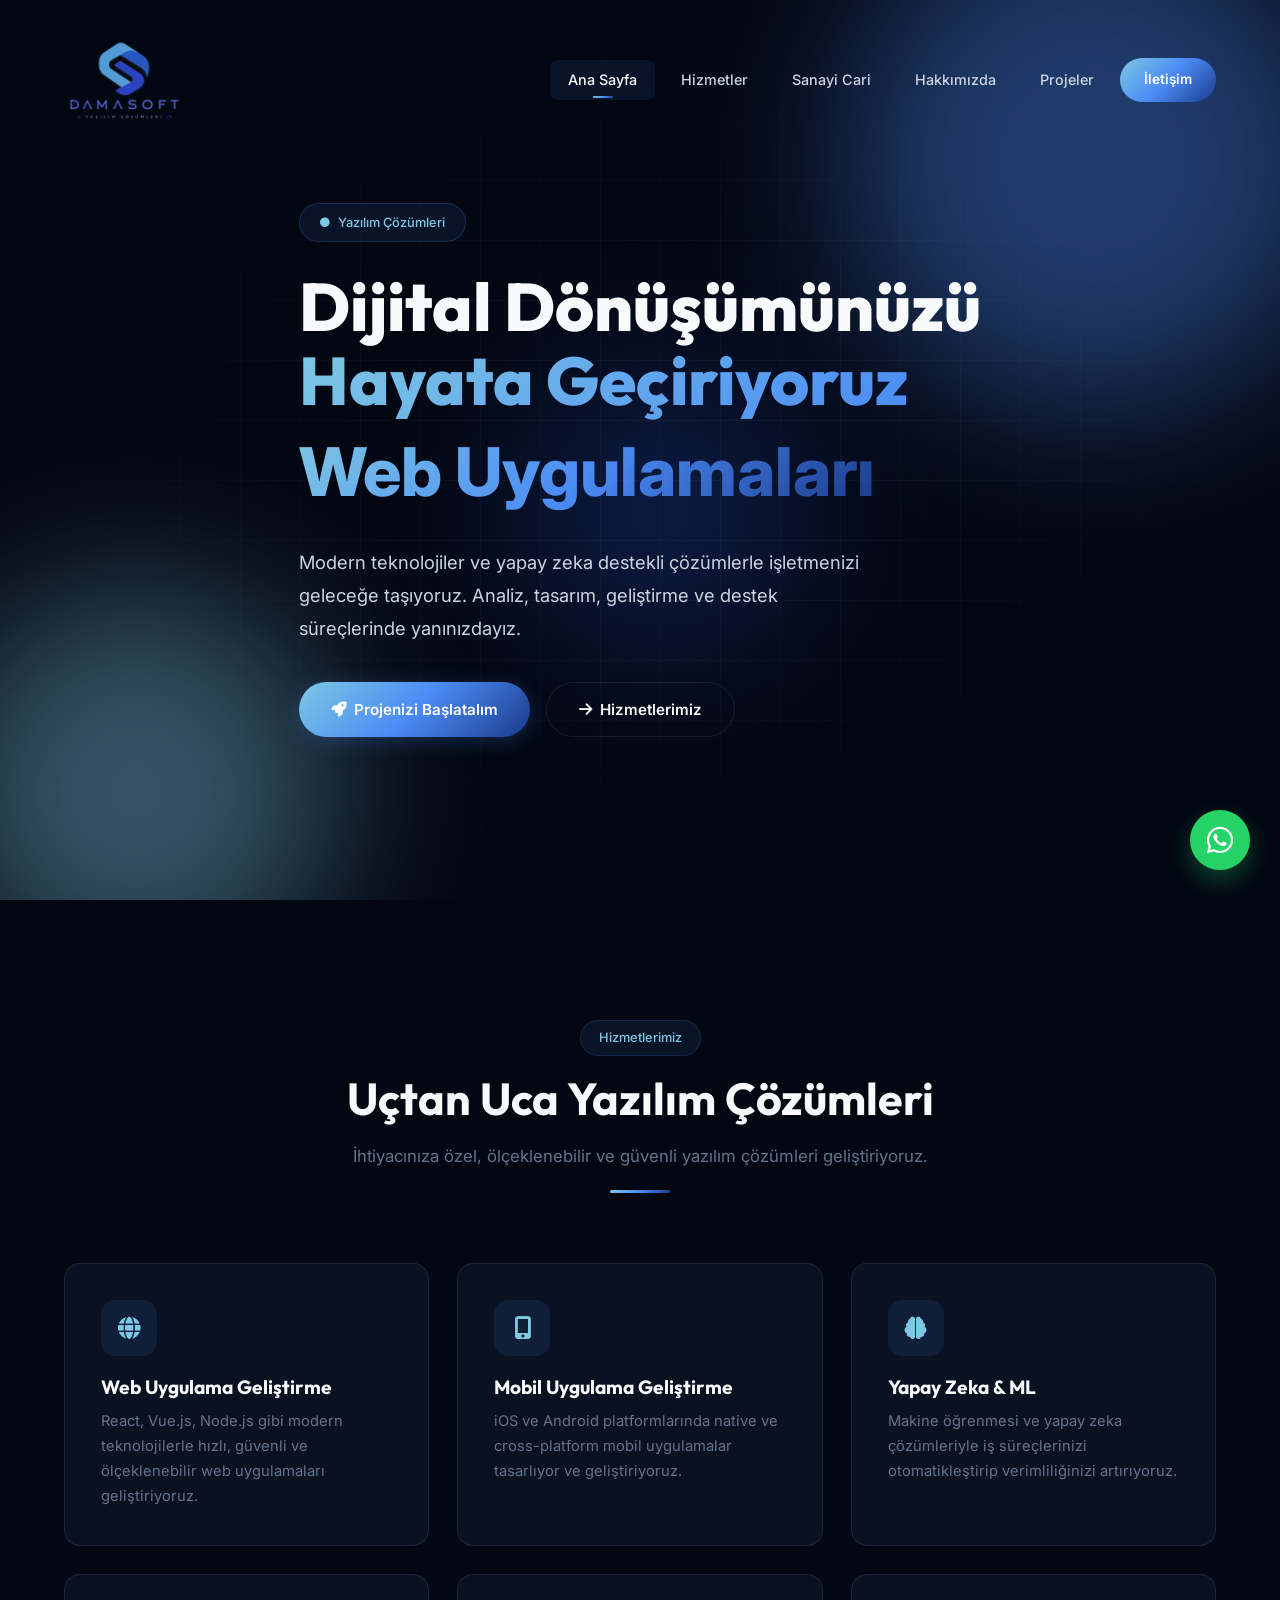
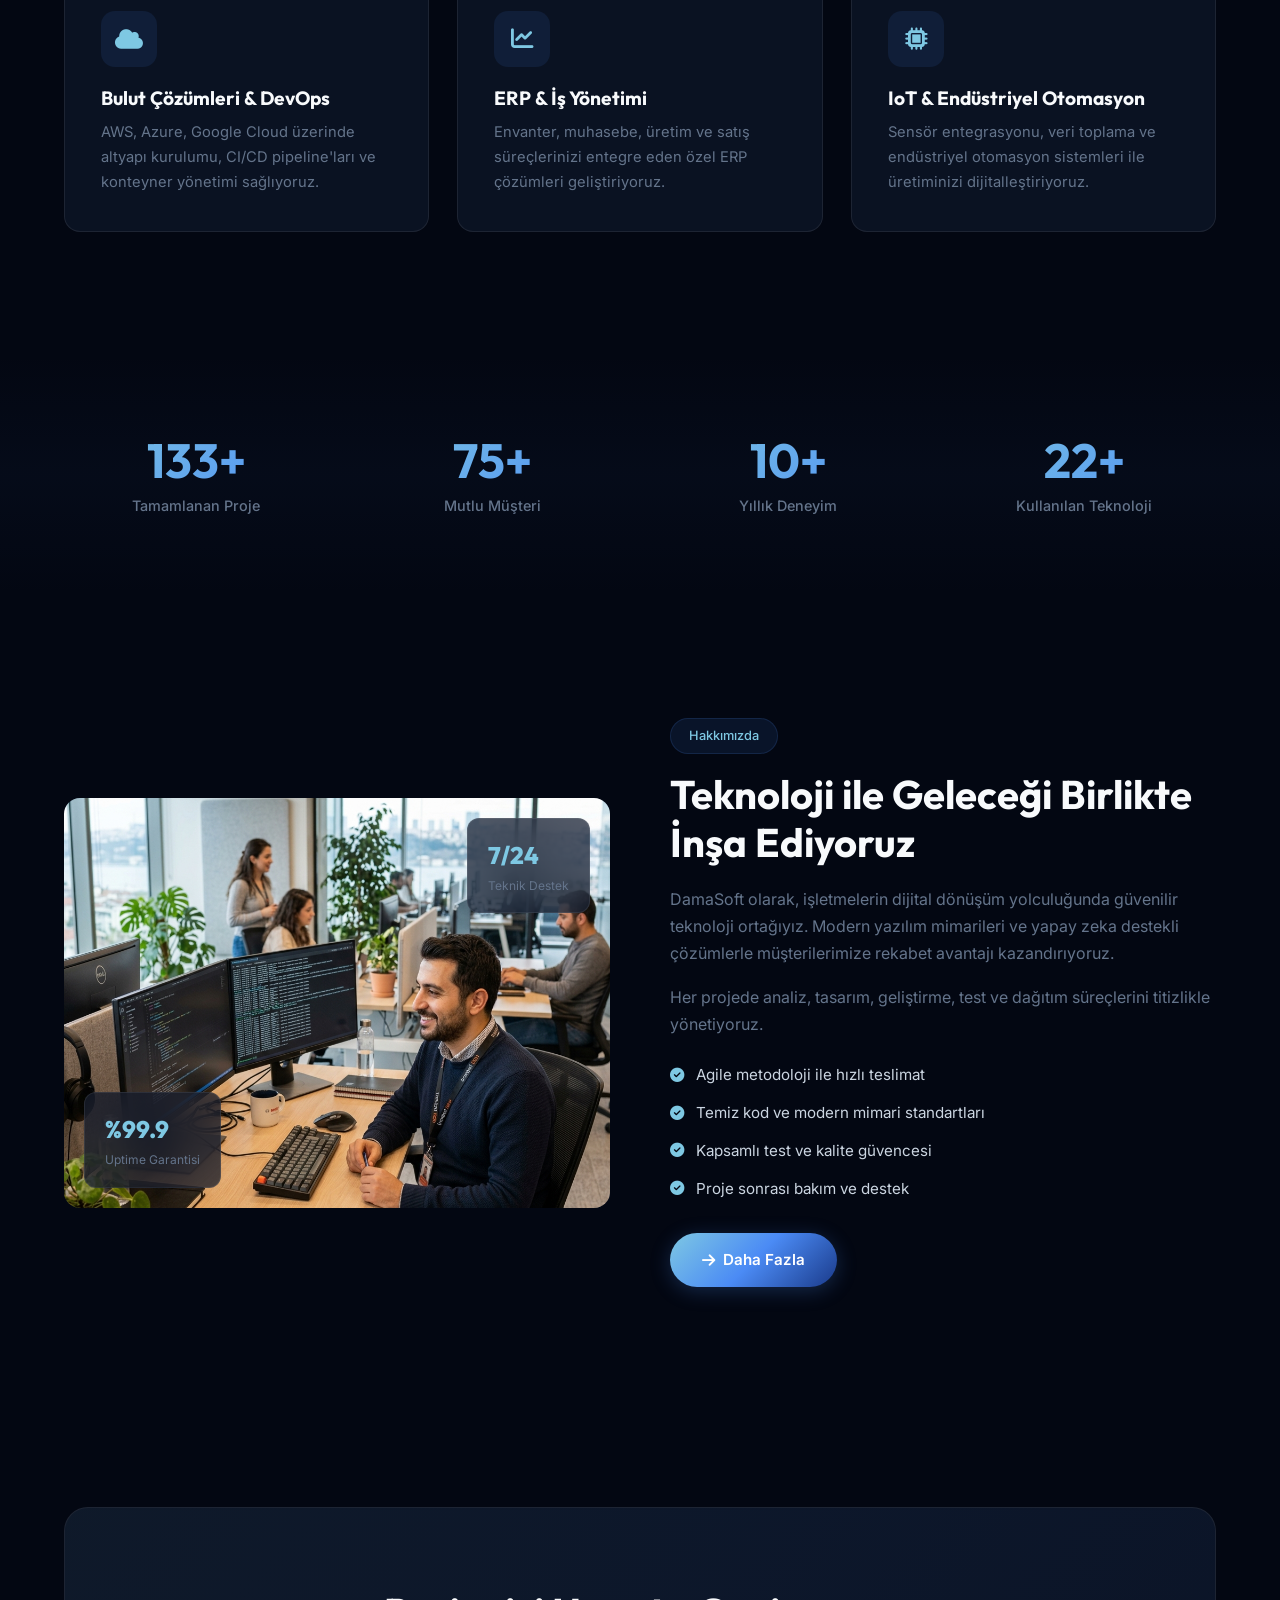
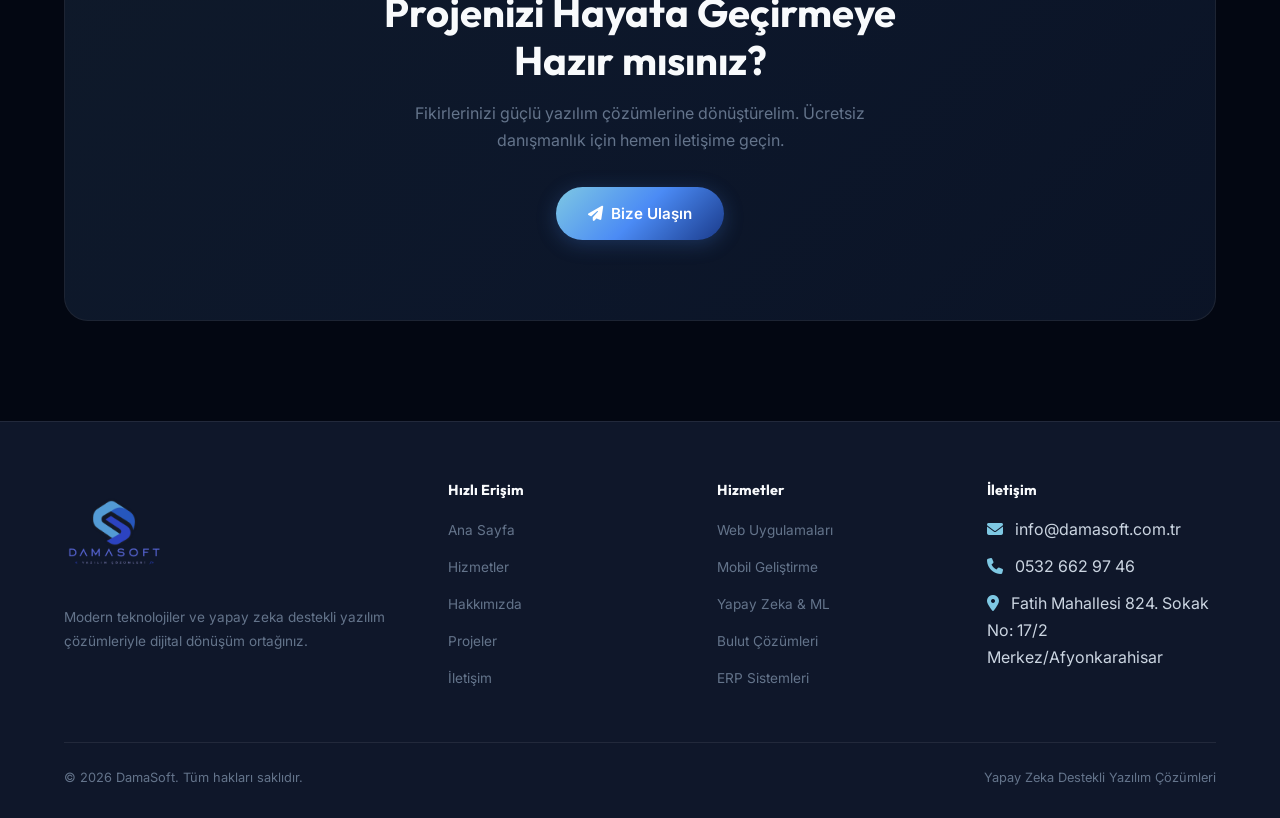
<file: index.html>
<!DOCTYPE html>
<html lang="tr">
<head>
  <meta charset="UTF-8">
  <meta name="viewport" content="width=device-width, initial-scale=1.0">
  <!-- Google tag (gtag.js) -->
  <script async src="https://www.googletagmanager.com/gtag/js?id=G-VV3FCT3LTC"></script>
  <script>
    window.dataLayer = window.dataLayer || [];
    function gtag(){dataLayer.push(arguments);}
    gtag('js', new Date());

    gtag('config', 'G-VV3FCT3LTC');
  </script>
  <title>DamaSoft - Yazılım Çözümleri | Dijital Dönüşüm Ortağınız</title>
  <meta name="description" content="DamaSoft, web uygulamaları, mobil çözümler, yapay zeka ve bulut sistemleri alanlarında profesyonel yazılım hizmetleri sunar.">
  <meta property="og:title" content="DamaSoft - Yazılım Çözümleri">
  <meta property="og:description" content="Dijital dönüşümünüzü güçlü yazılım çözümleriyle hayata geçiriyoruz.">
  <meta property="og:type" content="website">
  <meta property="og:url" content="https://www.damasoft.com.tr">
  <link rel="icon" href="assets/img/logo.png" type="image/png">
  <link rel="stylesheet" href="https://cdnjs.cloudflare.com/ajax/libs/font-awesome/6.5.0/css/all.min.css">
  <link rel="stylesheet" href="css/style.css">
</head>
<body>

<!-- Preloader -->
<div class="preloader">
  <img src="assets/img/logo.png" alt="DamaSoft">
</div>

<!-- Navbar -->
<nav class="navbar" id="navbar">
  <div class="nav-container">
    <a href="index.html" class="nav-logo"><img src="assets/img/logo.png" alt="DamaSoft Logo"></a>
    <div class="nav-menu" id="nav-menu">
      <a href="index.html" class="nav-link active">Ana Sayfa</a>
      <a href="hizmetler.html" class="nav-link">Hizmetler</a>
      <a href="sanayi-cari.html" class="nav-link">Sanayi Cari</a>
      <a href="hakkimizda.html" class="nav-link">Hakkımızda</a>
      <a href="projeler.html" class="nav-link">Projeler</a>
      <a href="iletisim.html" class="nav-link nav-cta">İletişim</a>
    </div>
    <button class="nav-toggle" id="nav-toggle" aria-label="Menü"><span></span><span></span><span></span></button>
  </div>
</nav>

<!-- Hero Section -->
<section class="hero" id="hero">
  <div class="hero-bg">
    <div class="hero-orb hero-orb-1"></div>
    <div class="hero-orb hero-orb-2"></div>
    <div class="hero-orb hero-orb-3"></div>
    <div class="hero-grid"></div>
  </div>
  <div class="container">
    <div class="hero-content">
      <div class="hero-badge"><i class="fas fa-circle"></i> Yazılım Çözümleri</div>
      <h1>Dijital Dönüşümünüzü<br><span class="gradient-text">Hayata Geçiriyoruz</span></h1>
      <div class="typing-wrapper">
        <span class="typing-text"></span><span style="border-right:2px solid var(--brand-200);animation:blink 1s infinite;padding-right:2px"></span>
      </div>
      <p>Modern teknolojiler ve yapay zeka destekli çözümlerle işletmenizi geleceğe taşıyoruz. Analiz, tasarım, geliştirme ve destek süreçlerinde yanınızdayız.</p>
      <div class="hero-buttons">
        <a href="iletisim.html" class="btn btn-primary"><i class="fas fa-rocket"></i> Projenizi Başlatalım</a>
        <a href="hizmetler.html" class="btn btn-outline"><i class="fas fa-arrow-right"></i> Hizmetlerimiz</a>
      </div>
    </div>
  </div>
</section>

<!-- Services Section -->
<section class="section" id="services">
  <div class="container">
    <div class="section-header reveal">
      <span class="section-badge">Hizmetlerimiz</span>
      <h2>Uçtan Uca Yazılım Çözümleri</h2>
      <p>İhtiyacınıza özel, ölçeklenebilir ve güvenli yazılım çözümleri geliştiriyoruz.</p>
      <div class="section-line"></div>
    </div>
    <div class="services-grid">
      <div class="card reveal stagger-1">
        <div class="card-icon"><i class="fas fa-globe"></i></div>
        <h3>Web Uygulama Geliştirme</h3>
        <p>React, Vue.js, Node.js gibi modern teknolojilerle hızlı, güvenli ve ölçeklenebilir web uygulamaları geliştiriyoruz.</p>
      </div>
      <div class="card reveal stagger-2">
        <div class="card-icon"><i class="fas fa-mobile-alt"></i></div>
        <h3>Mobil Uygulama Geliştirme</h3>
        <p>iOS ve Android platformlarında native ve cross-platform mobil uygulamalar tasarlıyor ve geliştiriyoruz.</p>
      </div>
      <div class="card reveal stagger-3">
        <div class="card-icon"><i class="fas fa-brain"></i></div>
        <h3>Yapay Zeka & ML</h3>
        <p>Makine öğrenmesi ve yapay zeka çözümleriyle iş süreçlerinizi otomatikleştirip verimliliğinizi artırıyoruz.</p>
      </div>
      <div class="card reveal stagger-4">
        <div class="card-icon"><i class="fas fa-cloud"></i></div>
        <h3>Bulut Çözümleri & DevOps</h3>
        <p>AWS, Azure, Google Cloud üzerinde altyapı kurulumu, CI/CD pipeline'ları ve konteyner yönetimi sağlıyoruz.</p>
      </div>
      <div class="card reveal stagger-5">
        <div class="card-icon"><i class="fas fa-chart-line"></i></div>
        <h3>ERP & İş Yönetimi</h3>
        <p>Envanter, muhasebe, üretim ve satış süreçlerinizi entegre eden özel ERP çözümleri geliştiriyoruz.</p>
      </div>
      <div class="card reveal stagger-6">
        <div class="card-icon"><i class="fas fa-microchip"></i></div>
        <h3>IoT & Endüstriyel Otomasyon</h3>
        <p>Sensör entegrasyonu, veri toplama ve endüstriyel otomasyon sistemleri ile üretiminizi dijitalleştiriyoruz.</p>
      </div>
    </div>
  </div>
</section>

<!-- Stats Section -->
<section class="stats" id="stats">
  <div class="container">
    <div class="stats-grid">
      <div class="stat-item reveal stagger-1">
        <h3 data-count="150" data-suffix="+">0</h3>
        <p>Tamamlanan Proje</p>
      </div>
      <div class="stat-item reveal stagger-2">
        <h3 data-count="85" data-suffix="+">0</h3>
        <p>Mutlu Müşteri</p>
      </div>
      <div class="stat-item reveal stagger-3">
        <h3 data-count="12" data-suffix="+">0</h3>
        <p>Yıllık Deneyim</p>
      </div>
      <div class="stat-item reveal stagger-4">
        <h3 data-count="25" data-suffix="+">0</h3>
        <p>Kullanılan Teknoloji</p>
      </div>
    </div>
  </div>
</section>

<!-- About Preview -->
<section class="section" id="about-preview">
  <div class="container">
    <div class="about-preview">
      <div class="about-image reveal-left">
        <div class="about-image-inner"></div>
        <div class="float-card fc1">
          <div class="fc-number">%99.9</div>
          <div class="fc-label">Uptime Garantisi</div>
        </div>
        <div class="float-card fc2">
          <div class="fc-number">7/24</div>
          <div class="fc-label">Teknik Destek</div>
        </div>
      </div>
      <div class="about-content reveal-right">
        <span class="section-badge">Hakkımızda</span>
        <h2>Teknoloji ile Geleceği Birlikte İnşa Ediyoruz</h2>
        <p>DamaSoft olarak, işletmelerin dijital dönüşüm yolculuğunda güvenilir teknoloji ortağıyız. Modern yazılım mimarileri ve yapay zeka destekli çözümlerle müşterilerimize rekabet avantajı kazandırıyoruz.</p>
        <p>Her projede analiz, tasarım, geliştirme, test ve dağıtım süreçlerini titizlikle yönetiyoruz.</p>
        <div class="about-features">
          <div class="about-feature"><i class="fas fa-check-circle"></i> Agile metodoloji ile hızlı teslimat</div>
          <div class="about-feature"><i class="fas fa-check-circle"></i> Temiz kod ve modern mimari standartları</div>
          <div class="about-feature"><i class="fas fa-check-circle"></i> Kapsamlı test ve kalite güvencesi</div>
          <div class="about-feature"><i class="fas fa-check-circle"></i> Proje sonrası bakım ve destek</div>
        </div>
        <a href="hakkimizda.html" class="btn btn-primary"><i class="fas fa-arrow-right"></i> Daha Fazla</a>
      </div>
    </div>
  </div>
</section>

<!-- CTA Section -->
<section class="cta-section">
  <div class="container">
    <div class="cta-box reveal-scale">
      <h2>Projenizi Hayata Geçirmeye<br><span class="gradient-text">Hazır mısınız?</span></h2>
      <p>Fikirlerinizi güçlü yazılım çözümlerine dönüştürelim. Ücretsiz danışmanlık için hemen iletişime geçin.</p>
      <a href="iletisim.html" class="btn btn-primary"><i class="fas fa-paper-plane"></i> Bize Ulaşın</a>
    </div>
  </div>
</section>

<!-- Footer -->
<footer class="footer">
  <div class="container">
    <div class="footer-grid">
      <div class="footer-brand">
        <img src="assets/img/logo.png" alt="DamaSoft Logo">
        <p>Modern teknolojiler ve yapay zeka destekli yazılım çözümleriyle dijital dönüşüm ortağınız.</p>

      </div>
      <div>
        <h4>Hızlı Erişim</h4>
        <ul class="footer-links">
          <li><a href="index.html">Ana Sayfa</a></li>
          <li><a href="hizmetler.html">Hizmetler</a></li>
          <li><a href="hakkimizda.html">Hakkımızda</a></li>
          <li><a href="projeler.html">Projeler</a></li>
          <li><a href="iletisim.html">İletişim</a></li>
        </ul>
      </div>
      <div>
        <h4>Hizmetler</h4>
        <ul class="footer-links">
          <li><a href="hizmetler.html">Web Uygulamaları</a></li>
          <li><a href="hizmetler.html">Mobil Geliştirme</a></li>
          <li><a href="hizmetler.html">Yapay Zeka & ML</a></li>
          <li><a href="hizmetler.html">Bulut Çözümleri</a></li>
          <li><a href="hizmetler.html">ERP Sistemleri</a></li>
        </ul>
      </div>
      <div>
        <h4>İletişim</h4>
        <ul class="footer-links">
          <li><i class="fas fa-envelope" style="margin-right:8px;color:var(--brand-200)"></i> info@damasoft.com.tr</li>
          <li><i class="fas fa-phone" style="margin-right:8px;color:var(--brand-200)"></i> 0532 662 97 46</li>
          <li><i class="fas fa-map-marker-alt" style="margin-right:8px;color:var(--brand-200)"></i> Fatih Mahallesi 824. Sokak No: 17/2 Merkez/Afyonkarahisar</li>
        </ul>
      </div>
    </div>
    <div class="footer-bottom">
      <span>&copy; 2026 DamaSoft. Tüm hakları saklıdır.</span>
      <span>Yapay Zeka Destekli Yazılım Çözümleri</span>
    </div>
  </div>
</footer>

<a href="https://wa.me/905326629746" class="whatsapp-float" target="_blank" aria-label="WhatsApp üzerinden iletişime geçin"><i class="fab fa-whatsapp"></i></a>
<script src="js/main.js"></script>
</body>
</html>
</file>
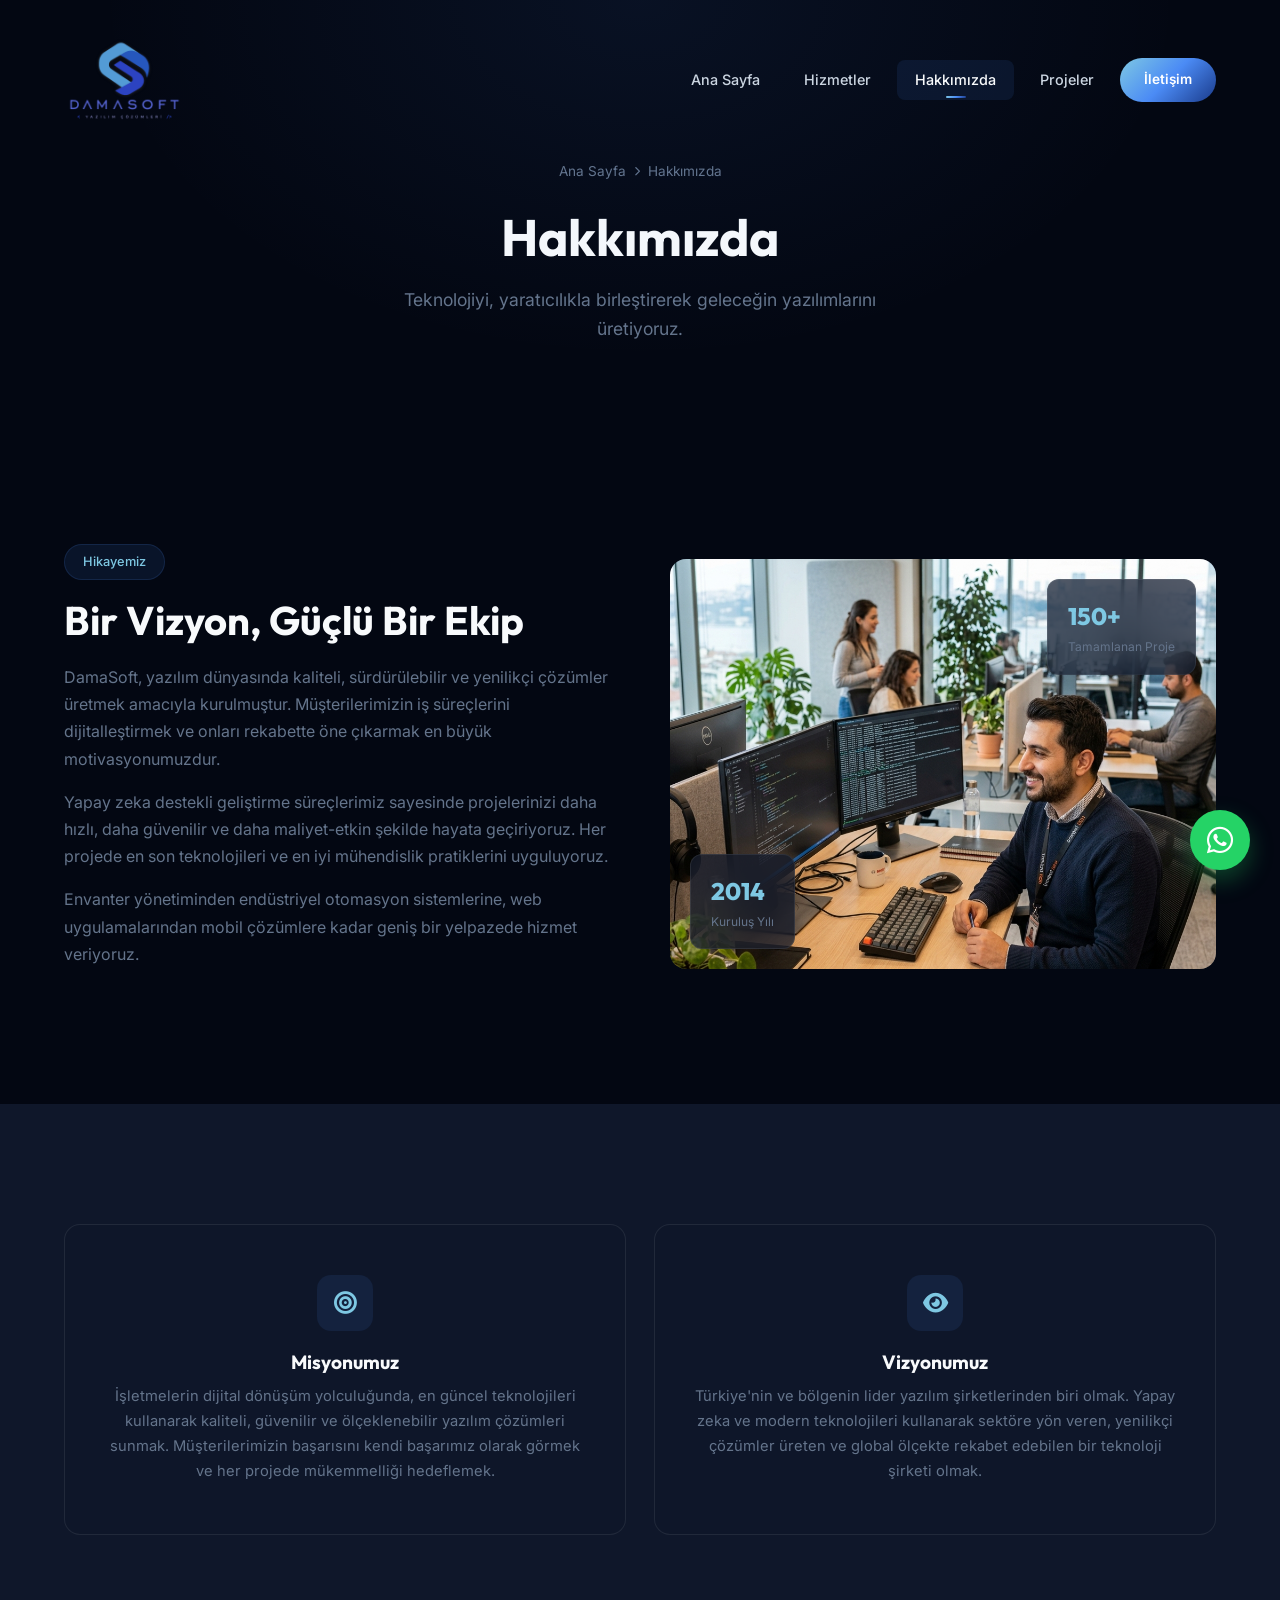
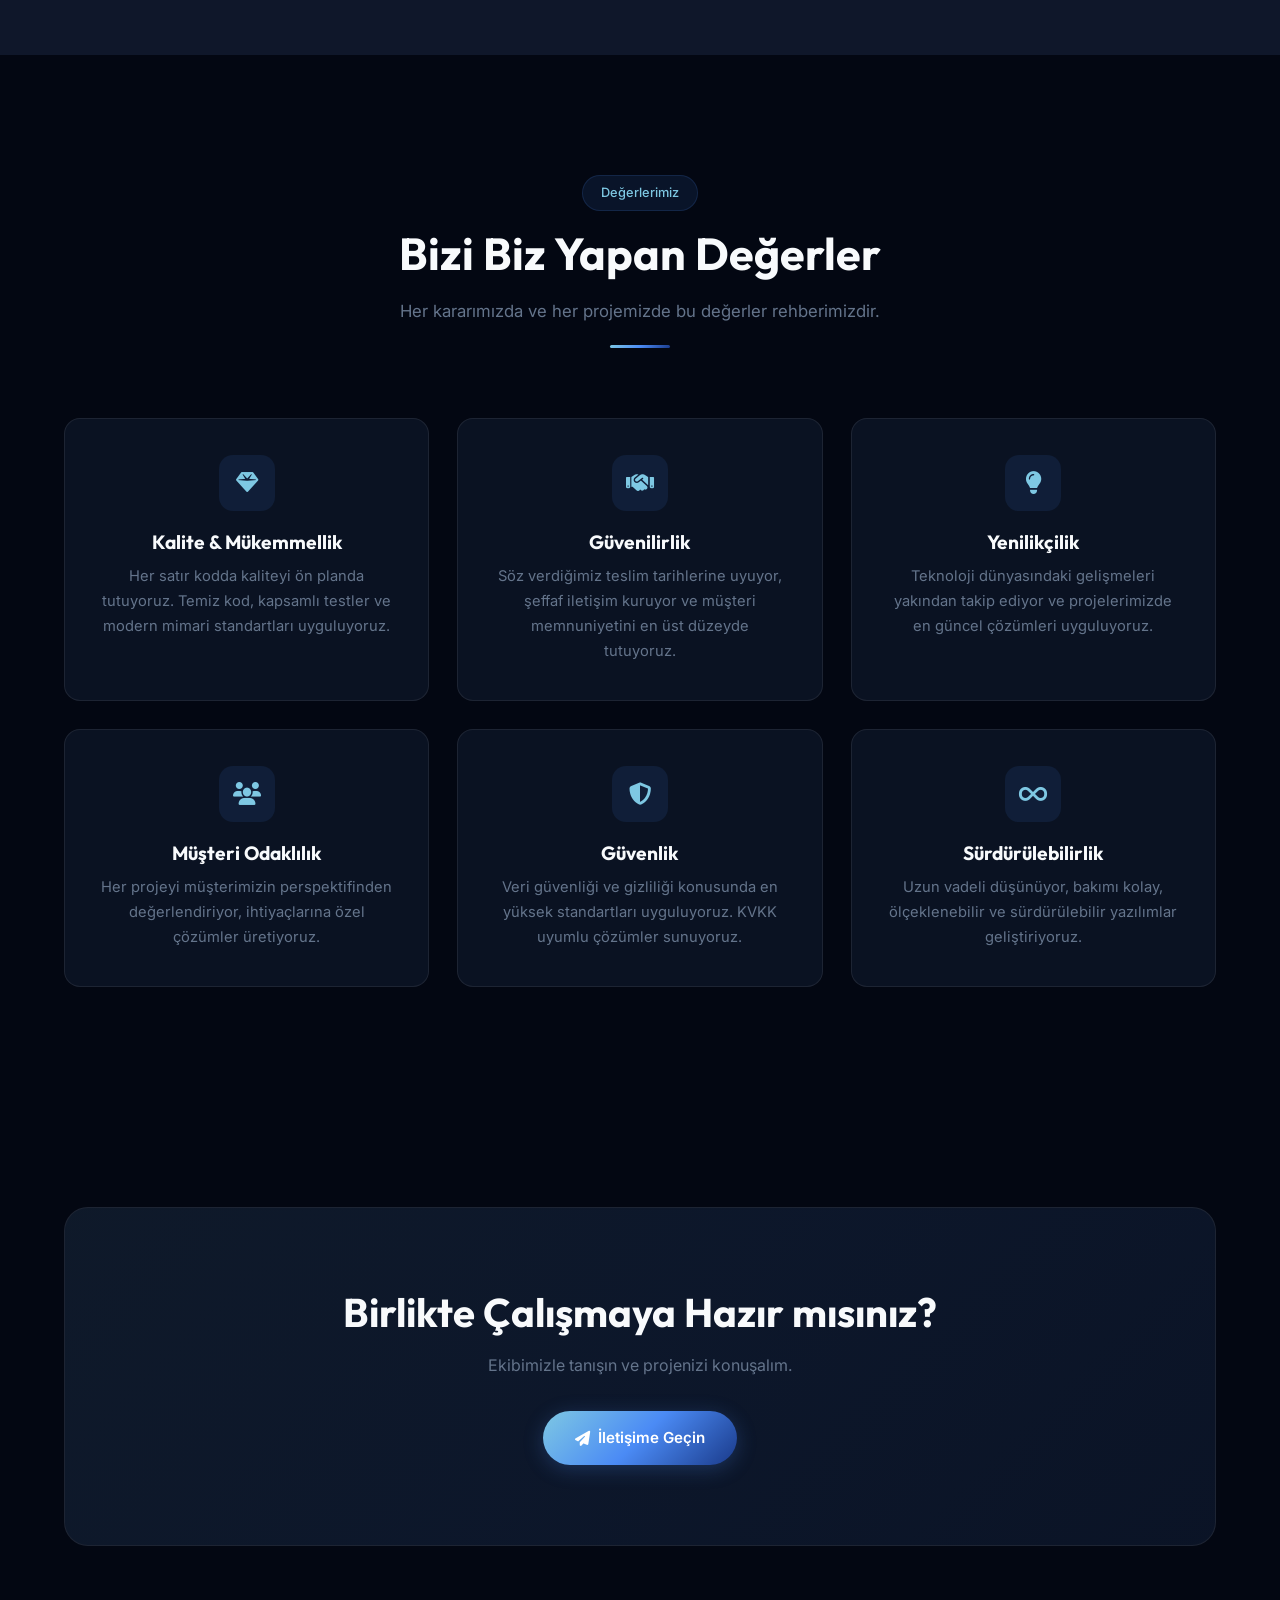
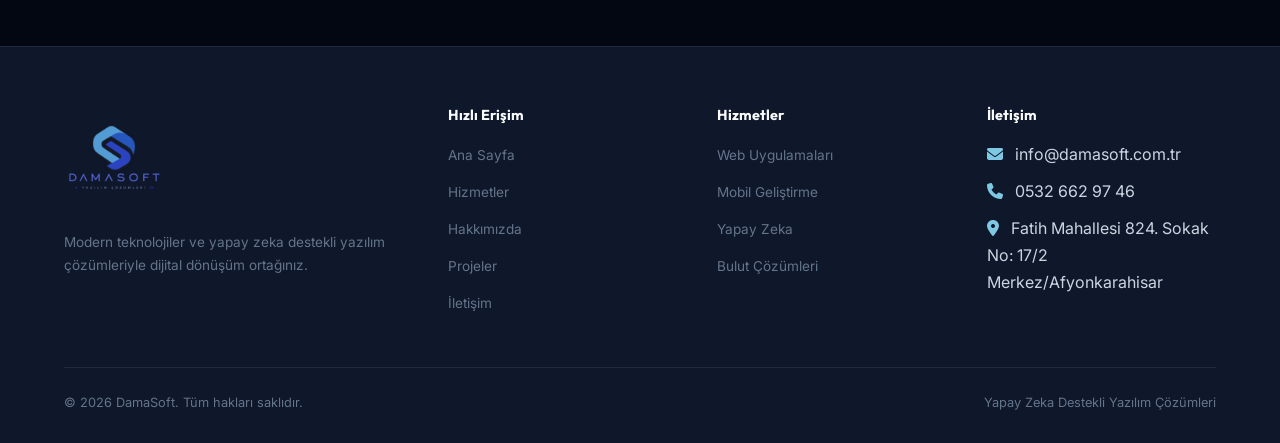
<file: hakkimizda.html>
<!DOCTYPE html>
<html lang="tr">
<head>
  <meta charset="UTF-8">
  <meta name="viewport" content="width=device-width, initial-scale=1.0">
  <!-- Google tag (gtag.js) -->
  <script async src="https://www.googletagmanager.com/gtag/js?id=G-VV3FCT3LTC"></script>
  <script>
    window.dataLayer = window.dataLayer || [];
    function gtag(){dataLayer.push(arguments);}
    gtag('js', new Date());

    gtag('config', 'G-VV3FCT3LTC');
  </script>
  <title>Hakkımızda - DamaSoft Yazılım Çözümleri</title>
  <meta name="description" content="DamaSoft'un hikayesi, misyonu, vizyonu ve değerleri hakkında bilgi edinin.">
  <link rel="icon" href="assets/img/logo.png" type="image/png">
  <link rel="stylesheet" href="https://cdnjs.cloudflare.com/ajax/libs/font-awesome/6.5.0/css/all.min.css">
  <link rel="stylesheet" href="css/style.css">
</head>
<body>

<div class="preloader"><img src="assets/img/logo.png" alt="DamaSoft"></div>

<nav class="navbar"><div class="nav-container">
  <a href="index.html" class="nav-logo"><img src="assets/img/logo.png" alt="DamaSoft Logo"></a>
  <div class="nav-menu">
    <a href="index.html" class="nav-link">Ana Sayfa</a>
    <a href="hizmetler.html" class="nav-link">Hizmetler</a>
    <a href="hakkimizda.html" class="nav-link active">Hakkımızda</a>
    <a href="projeler.html" class="nav-link">Projeler</a>
    <a href="iletisim.html" class="nav-link nav-cta">İletişim</a>
  </div>
  <button class="nav-toggle" aria-label="Menü"><span></span><span></span><span></span></button>
</div></nav>

<section class="page-hero">
  <div class="container">
    <div class="breadcrumb"><a href="index.html">Ana Sayfa</a> <i class="fas fa-chevron-right" style="font-size:.6rem"></i> Hakkımızda</div>
    <h1><span class="gradient-text">Hakkımızda</span></h1>
    <p>Teknolojiyi, yaratıcılıkla birleştirerek geleceğin yazılımlarını üretiyoruz.</p>
  </div>
</section>

<!-- Story -->
<section class="section">
  <div class="container">
    <div class="about-preview">
      <div class="about-content reveal-left">
        <span class="section-badge">Hikayemiz</span>
        <h2>Bir Vizyon, Güçlü Bir Ekip</h2>
        <p>DamaSoft, yazılım dünyasında kaliteli, sürdürülebilir ve yenilikçi çözümler üretmek amacıyla kurulmuştur. Müşterilerimizin iş süreçlerini dijitalleştirmek ve onları rekabette öne çıkarmak en büyük motivasyonumuzdur.</p>
        <p>Yapay zeka destekli geliştirme süreçlerimiz sayesinde projelerinizi daha hızlı, daha güvenilir ve daha maliyet-etkin şekilde hayata geçiriyoruz. Her projede en son teknolojileri ve en iyi mühendislik pratiklerini uyguluyoruz.</p>
        <p>Envanter yönetiminden endüstriyel otomasyon sistemlerine, web uygulamalarından mobil çözümlere kadar geniş bir yelpazede hizmet veriyoruz.</p>
      </div>
      <div class="about-image reveal-right">
        <div class="about-image-inner"></div>
        <div class="float-card fc1">
          <div class="fc-number">2014</div>
          <div class="fc-label">Kuruluş Yılı</div>
        </div>
        <div class="float-card fc2">
          <div class="fc-number">150+</div>
          <div class="fc-label">Tamamlanan Proje</div>
        </div>
      </div>
    </div>
  </div>
</section>

<!-- Mission & Vision -->
<section class="section" style="background:var(--bg-surface)">
  <div class="container">
    <div class="services-grid" style="grid-template-columns:1fr 1fr">
      <div class="card reveal stagger-1" style="text-align:center;padding:50px 40px">
        <div class="card-icon" style="margin:0 auto 20px"><i class="fas fa-bullseye"></i></div>
        <h3>Misyonumuz</h3>
        <p>İşletmelerin dijital dönüşüm yolculuğunda, en güncel teknolojileri kullanarak kaliteli, güvenilir ve ölçeklenebilir yazılım çözümleri sunmak. Müşterilerimizin başarısını kendi başarımız olarak görmek ve her projede mükemmelliği hedeflemek.</p>
      </div>
      <div class="card reveal stagger-2" style="text-align:center;padding:50px 40px">
        <div class="card-icon" style="margin:0 auto 20px"><i class="fas fa-eye"></i></div>
        <h3>Vizyonumuz</h3>
        <p>Türkiye'nin ve bölgenin lider yazılım şirketlerinden biri olmak. Yapay zeka ve modern teknolojileri kullanarak sektöre yön veren, yenilikçi çözümler üreten ve global ölçekte rekabet edebilen bir teknoloji şirketi olmak.</p>
      </div>
    </div>
  </div>
</section>

<!-- Values -->
<section class="section">
  <div class="container">
    <div class="section-header reveal">
      <span class="section-badge">Değerlerimiz</span>
      <h2>Bizi Biz Yapan Değerler</h2>
      <p>Her kararımızda ve her projemizde bu değerler rehberimizdir.</p>
      <div class="section-line"></div>
    </div>
    <div class="values-grid">
      <div class="card reveal stagger-1" style="text-align:center">
        <div class="card-icon" style="margin:0 auto 20px"><i class="fas fa-gem"></i></div>
        <h3>Kalite & Mükemmellik</h3>
        <p>Her satır kodda kaliteyi ön planda tutuyoruz. Temiz kod, kapsamlı testler ve modern mimari standartları uyguluyoruz.</p>
      </div>
      <div class="card reveal stagger-2" style="text-align:center">
        <div class="card-icon" style="margin:0 auto 20px"><i class="fas fa-handshake"></i></div>
        <h3>Güvenilirlik</h3>
        <p>Söz verdiğimiz teslim tarihlerine uyuyor, şeffaf iletişim kuruyor ve müşteri memnuniyetini en üst düzeyde tutuyoruz.</p>
      </div>
      <div class="card reveal stagger-3" style="text-align:center">
        <div class="card-icon" style="margin:0 auto 20px"><i class="fas fa-lightbulb"></i></div>
        <h3>Yenilikçilik</h3>
        <p>Teknoloji dünyasındaki gelişmeleri yakından takip ediyor ve projelerimizde en güncel çözümleri uyguluyoruz.</p>
      </div>
      <div class="card reveal stagger-4" style="text-align:center">
        <div class="card-icon" style="margin:0 auto 20px"><i class="fas fa-users"></i></div>
        <h3>Müşteri Odaklılık</h3>
        <p>Her projeyi müşterimizin perspektifinden değerlendiriyor, ihtiyaçlarına özel çözümler üretiyoruz.</p>
      </div>
      <div class="card reveal stagger-5" style="text-align:center">
        <div class="card-icon" style="margin:0 auto 20px"><i class="fas fa-shield-halved"></i></div>
        <h3>Güvenlik</h3>
        <p>Veri güvenliği ve gizliliği konusunda en yüksek standartları uyguluyoruz. KVKK uyumlu çözümler sunuyoruz.</p>
      </div>
      <div class="card reveal stagger-6" style="text-align:center">
        <div class="card-icon" style="margin:0 auto 20px"><i class="fas fa-infinity"></i></div>
        <h3>Sürdürülebilirlik</h3>
        <p>Uzun vadeli düşünüyor, bakımı kolay, ölçeklenebilir ve sürdürülebilir yazılımlar geliştiriyoruz.</p>
      </div>
    </div>
  </div>
</section>

<!-- CTA -->
<section class="cta-section">
  <div class="container">
    <div class="cta-box reveal-scale">
      <h2>Birlikte Çalışmaya <span class="gradient-text">Hazır mısınız?</span></h2>
      <p>Ekibimizle tanışın ve projenizi konuşalım.</p>
      <a href="iletisim.html" class="btn btn-primary"><i class="fas fa-paper-plane"></i> İletişime Geçin</a>
    </div>
  </div>
</section>

<footer class="footer">
  <div class="container">
    <div class="footer-grid">
      <div class="footer-brand"><img src="assets/img/logo.png" alt="DamaSoft Logo"><p>Modern teknolojiler ve yapay zeka destekli yazılım çözümleriyle dijital dönüşüm ortağınız.</p>
</div>
      <div><h4>Hızlı Erişim</h4><ul class="footer-links"><li><a href="index.html">Ana Sayfa</a></li><li><a href="hizmetler.html">Hizmetler</a></li><li><a href="hakkimizda.html">Hakkımızda</a></li><li><a href="projeler.html">Projeler</a></li><li><a href="iletisim.html">İletişim</a></li></ul></div>
      <div><h4>Hizmetler</h4><ul class="footer-links"><li><a href="hizmetler.html">Web Uygulamaları</a></li><li><a href="hizmetler.html">Mobil Geliştirme</a></li><li><a href="hizmetler.html">Yapay Zeka</a></li><li><a href="hizmetler.html">Bulut Çözümleri</a></li></ul></div>
      <div><h4>İletişim</h4><ul class="footer-links"><li><i class="fas fa-envelope" style="margin-right:8px;color:var(--brand-200)"></i> info@damasoft.com.tr</li><li><i class="fas fa-phone" style="margin-right:8px;color:var(--brand-200)"></i> 0532 662 97 46</li><li><i class="fas fa-map-marker-alt" style="margin-right:8px;color:var(--brand-200)"></i> Fatih Mahallesi 824. Sokak No: 17/2 Merkez/Afyonkarahisar</li></ul></div>
    </div>
    <div class="footer-bottom"><span>&copy; 2026 DamaSoft. Tüm hakları saklıdır.</span><span>Yapay Zeka Destekli Yazılım Çözümleri</span></div>
  </div>
</footer>
<a href="https://wa.me/905326629746" class="whatsapp-float" target="_blank" aria-label="WhatsApp üzerinden iletişime geçin"><i class="fab fa-whatsapp"></i></a>
<script src="js/main.js"></script>
</body>
</html>
</file>
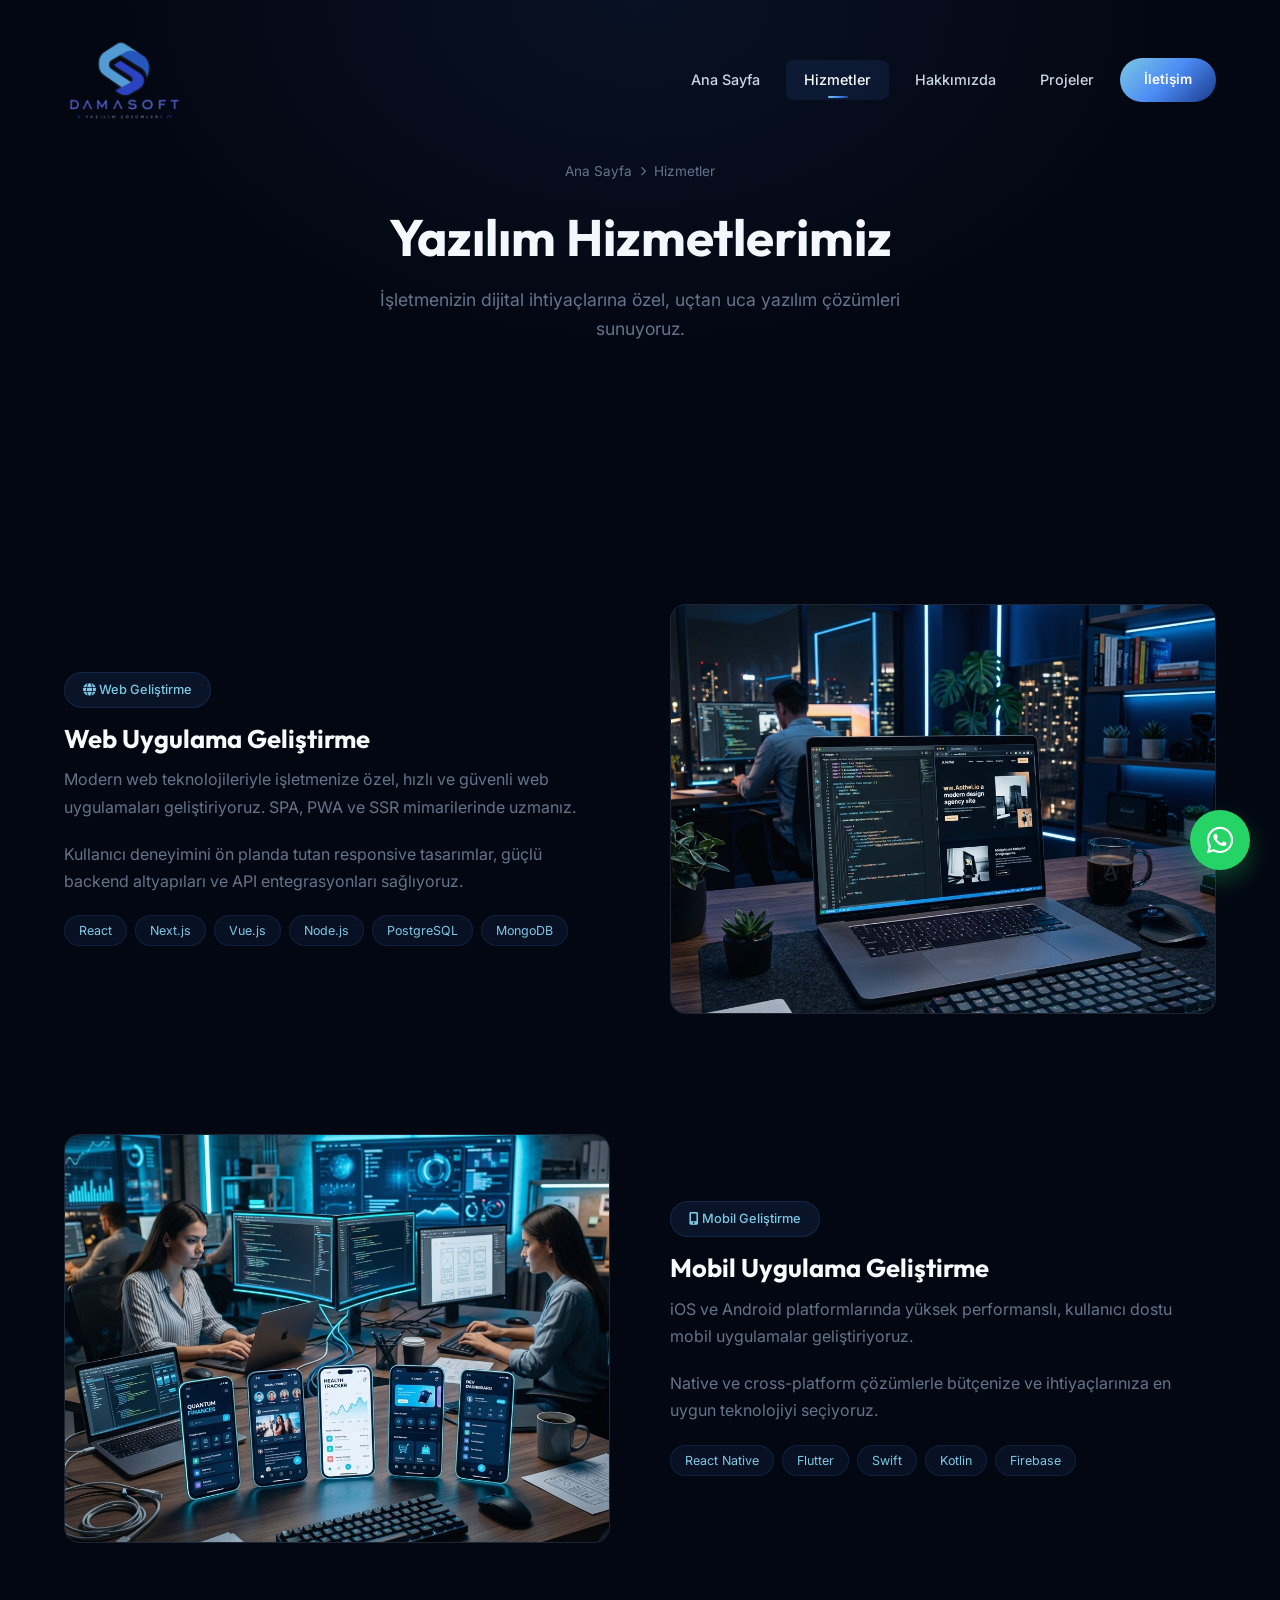
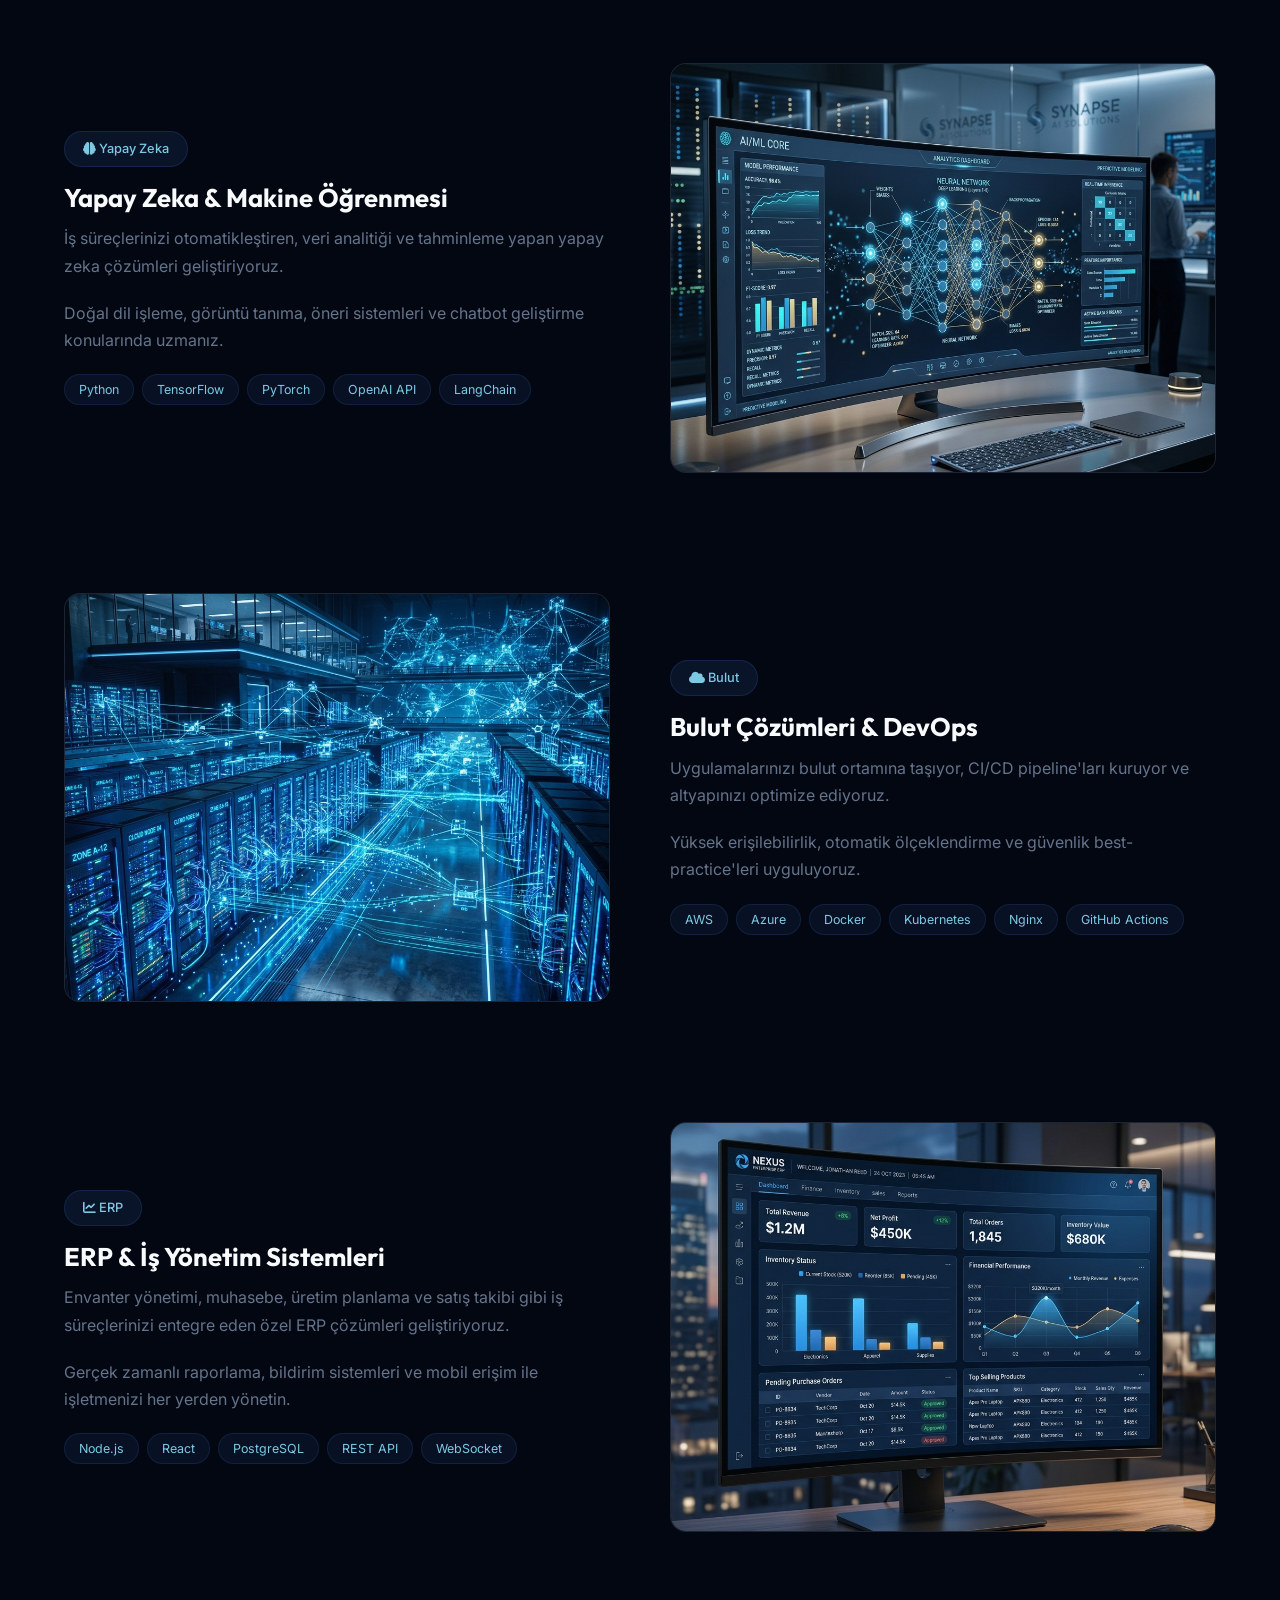
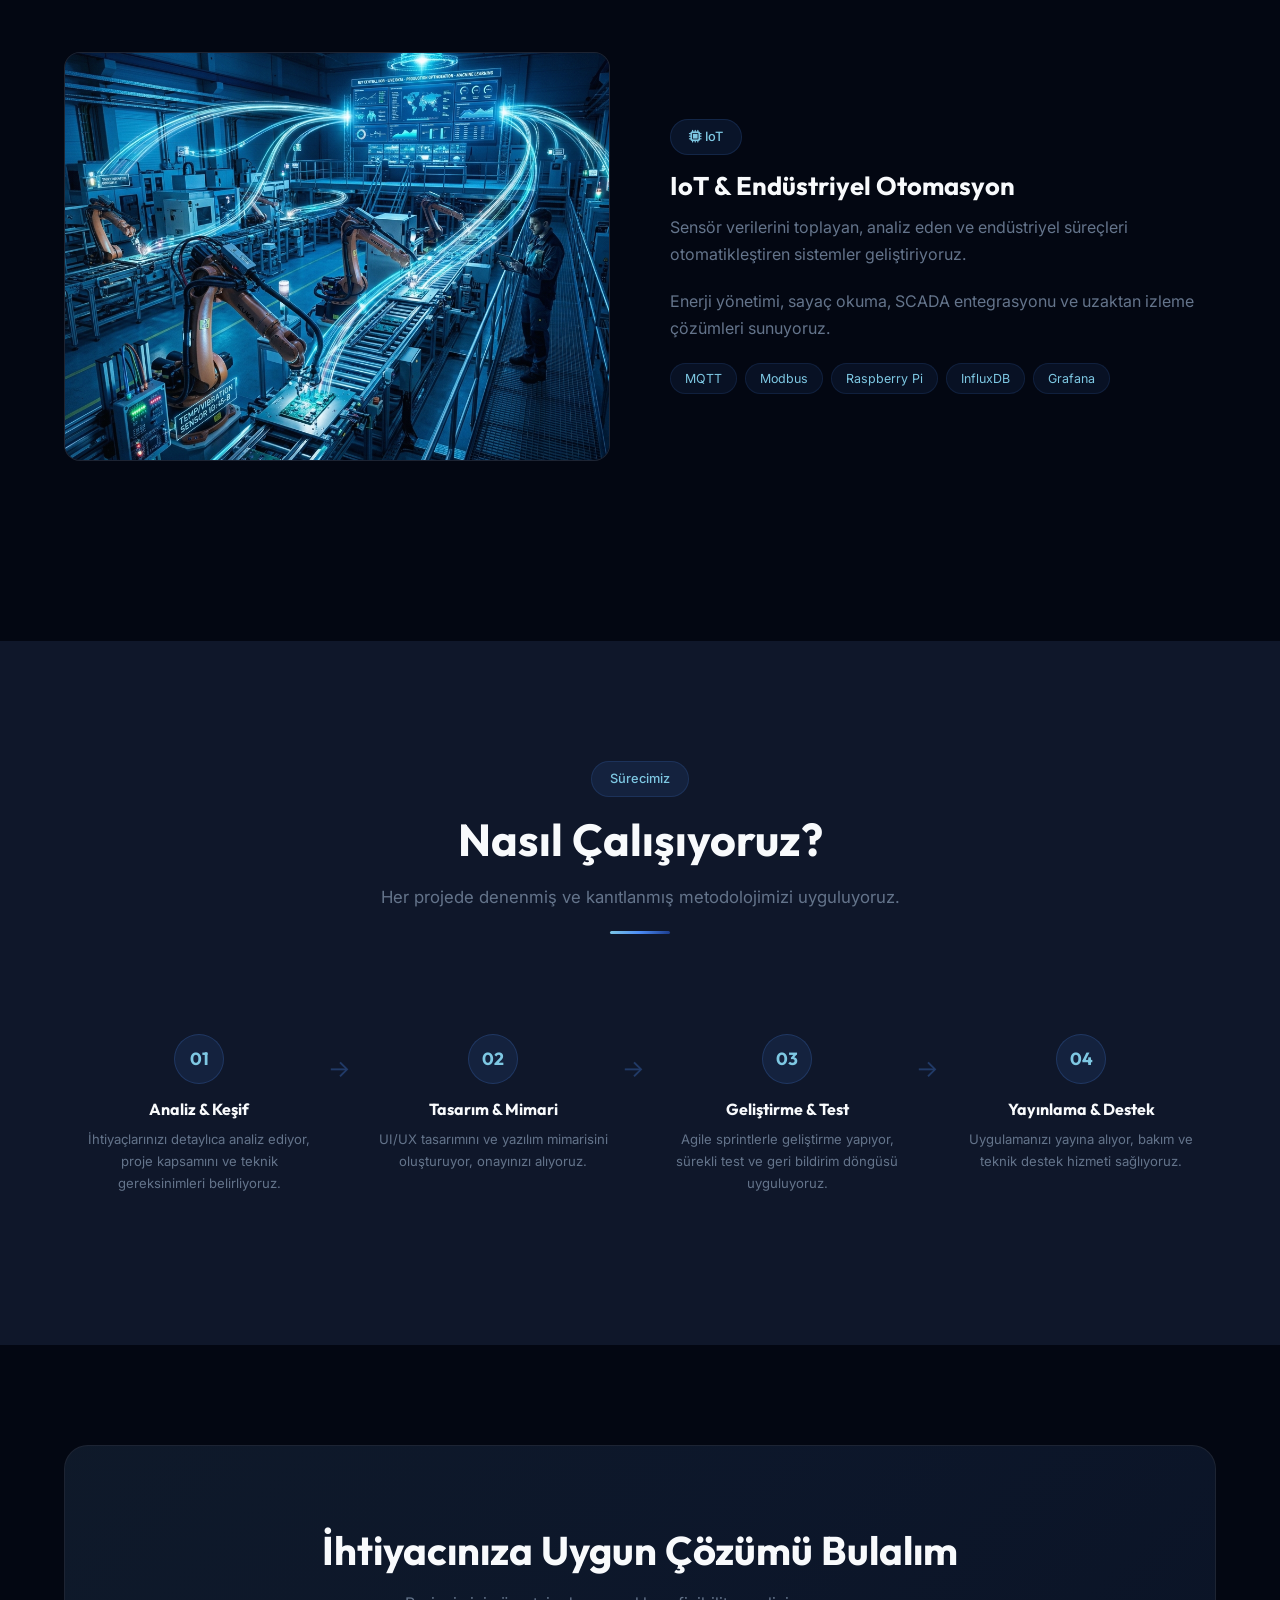
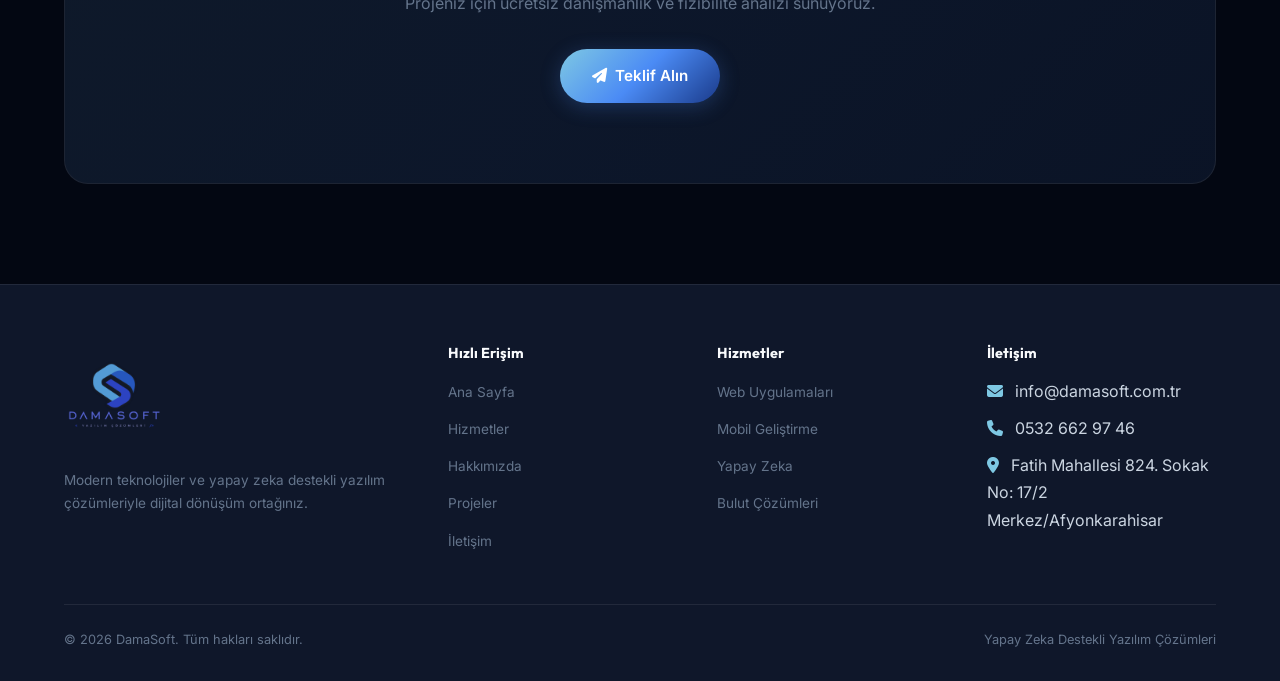
<file: hizmetler.html>
<!DOCTYPE html>
<html lang="tr">
<head>
  <meta charset="UTF-8">
  <meta name="viewport" content="width=device-width, initial-scale=1.0">
  <!-- Google tag (gtag.js) -->
  <script async src="https://www.googletagmanager.com/gtag/js?id=G-VV3FCT3LTC"></script>
  <script>
    window.dataLayer = window.dataLayer || [];
    function gtag(){dataLayer.push(arguments);}
    gtag('js', new Date());

    gtag('config', 'G-VV3FCT3LTC');
  </script>
  <title>Hizmetlerimiz - DamaSoft Yazılım Çözümleri</title>
  <meta name="description" content="DamaSoft'un sunduğu web, mobil, yapay zeka, bulut ve ERP yazılım hizmetleri hakkında detaylı bilgi alın.">
  <link rel="icon" href="assets/img/logo.png" type="image/png">
  <link rel="stylesheet" href="https://cdnjs.cloudflare.com/ajax/libs/font-awesome/6.5.0/css/all.min.css">
  <link rel="stylesheet" href="css/style.css">
</head>
<body>

<div class="preloader"><img src="assets/img/logo.png" alt="DamaSoft"></div>

<nav class="navbar"><div class="nav-container">
  <a href="index.html" class="nav-logo"><img src="assets/img/logo.png" alt="DamaSoft Logo"></a>
  <div class="nav-menu">
    <a href="index.html" class="nav-link">Ana Sayfa</a>
    <a href="hizmetler.html" class="nav-link active">Hizmetler</a>
    <a href="hakkimizda.html" class="nav-link">Hakkımızda</a>
    <a href="projeler.html" class="nav-link">Projeler</a>
    <a href="iletisim.html" class="nav-link nav-cta">İletişim</a>
  </div>
  <button class="nav-toggle" aria-label="Menü"><span></span><span></span><span></span></button>
</div></nav>

<section class="page-hero">
  <div class="container">
    <div class="breadcrumb"><a href="index.html">Ana Sayfa</a> <i class="fas fa-chevron-right" style="font-size:.6rem"></i> Hizmetler</div>
    <h1>Yazılım <span class="gradient-text">Hizmetlerimiz</span></h1>
    <p>İşletmenizin dijital ihtiyaçlarına özel, uçtan uca yazılım çözümleri sunuyoruz.</p>
  </div>
</section>

<section class="section">
  <div class="container">
    <div class="service-detail reveal">
      <div class="service-detail-content">
        <span class="section-badge"><i class="fas fa-globe"></i> Web Geliştirme</span>
        <h3>Web Uygulama Geliştirme</h3>
        <p>Modern web teknolojileriyle işletmenize özel, hızlı ve güvenli web uygulamaları geliştiriyoruz. SPA, PWA ve SSR mimarilerinde uzmanız.</p>
        <p>Kullanıcı deneyimini ön planda tutan responsive tasarımlar, güçlü backend altyapıları ve API entegrasyonları sağlıyoruz.</p>
        <div class="tech-tags">
          <span class="tech-tag">React</span><span class="tech-tag">Next.js</span><span class="tech-tag">Vue.js</span>
          <span class="tech-tag">Node.js</span><span class="tech-tag">PostgreSQL</span><span class="tech-tag">MongoDB</span>
        </div>
      </div>
      <div class="service-detail-visual"><img src="assets/img/service-web.png" alt="Web Uygulamaları" style="width:100%;height:100%;object-fit:cover;"></div>
    </div>

    <div class="service-detail reveal">
      <div class="service-detail-content">
        <span class="section-badge"><i class="fas fa-mobile-alt"></i> Mobil Geliştirme</span>
        <h3>Mobil Uygulama Geliştirme</h3>
        <p>iOS ve Android platformlarında yüksek performanslı, kullanıcı dostu mobil uygulamalar geliştiriyoruz.</p>
        <p>Native ve cross-platform çözümlerle bütçenize ve ihtiyaçlarınıza en uygun teknolojiyi seçiyoruz.</p>
        <div class="tech-tags">
          <span class="tech-tag">React Native</span><span class="tech-tag">Flutter</span><span class="tech-tag">Swift</span>
          <span class="tech-tag">Kotlin</span><span class="tech-tag">Firebase</span>
        </div>
      </div>
      <div class="service-detail-visual"><img src="assets/img/service-mobile.png" alt="Mobil Geliştirme" style="width:100%;height:100%;object-fit:cover;"></div>
    </div>

    <div class="service-detail reveal">
      <div class="service-detail-content">
        <span class="section-badge"><i class="fas fa-brain"></i> Yapay Zeka</span>
        <h3>Yapay Zeka & Makine Öğrenmesi</h3>
        <p>İş süreçlerinizi otomatikleştiren, veri analitiği ve tahminleme yapan yapay zeka çözümleri geliştiriyoruz.</p>
        <p>Doğal dil işleme, görüntü tanıma, öneri sistemleri ve chatbot geliştirme konularında uzmanız.</p>
        <div class="tech-tags">
          <span class="tech-tag">Python</span><span class="tech-tag">TensorFlow</span><span class="tech-tag">PyTorch</span>
          <span class="tech-tag">OpenAI API</span><span class="tech-tag">LangChain</span>
        </div>
      </div>
      <div class="service-detail-visual"><img src="assets/img/service-ai.png" alt="Yapay Zeka Çözümleri" style="width:100%;height:100%;object-fit:cover;"></div>
    </div>

    <div class="service-detail reveal">
      <div class="service-detail-content">
        <span class="section-badge"><i class="fas fa-cloud"></i> Bulut</span>
        <h3>Bulut Çözümleri & DevOps</h3>
        <p>Uygulamalarınızı bulut ortamına taşıyor, CI/CD pipeline'ları kuruyor ve altyapınızı optimize ediyoruz.</p>
        <p>Yüksek erişilebilirlik, otomatik ölçeklendirme ve güvenlik best-practice'leri uyguluyoruz.</p>
        <div class="tech-tags">
          <span class="tech-tag">AWS</span><span class="tech-tag">Azure</span><span class="tech-tag">Docker</span>
          <span class="tech-tag">Kubernetes</span><span class="tech-tag">Nginx</span><span class="tech-tag">GitHub Actions</span>
        </div>
      </div>
      <div class="service-detail-visual"><img src="assets/img/service-cloud.png" alt="Bulut Çözümleri" style="width:100%;height:100%;object-fit:cover;"></div>
    </div>

    <div class="service-detail reveal">
      <div class="service-detail-content">
        <span class="section-badge"><i class="fas fa-chart-line"></i> ERP</span>
        <h3>ERP & İş Yönetim Sistemleri</h3>
        <p>Envanter yönetimi, muhasebe, üretim planlama ve satış takibi gibi iş süreçlerinizi entegre eden özel ERP çözümleri geliştiriyoruz.</p>
        <p>Gerçek zamanlı raporlama, bildirim sistemleri ve mobil erişim ile işletmenizi her yerden yönetin.</p>
        <div class="tech-tags">
          <span class="tech-tag">Node.js</span><span class="tech-tag">React</span><span class="tech-tag">PostgreSQL</span>
          <span class="tech-tag">REST API</span><span class="tech-tag">WebSocket</span>
        </div>
      </div>
      <div class="service-detail-visual"><img src="assets/img/service-erp.png" alt="ERP Çözümleri" style="width:100%;height:100%;object-fit:cover;"></div>
    </div>

    <div class="service-detail reveal">
      <div class="service-detail-content">
        <span class="section-badge"><i class="fas fa-microchip"></i> IoT</span>
        <h3>IoT & Endüstriyel Otomasyon</h3>
        <p>Sensör verilerini toplayan, analiz eden ve endüstriyel süreçleri otomatikleştiren sistemler geliştiriyoruz.</p>
        <p>Enerji yönetimi, sayaç okuma, SCADA entegrasyonu ve uzaktan izleme çözümleri sunuyoruz.</p>
        <div class="tech-tags">
          <span class="tech-tag">MQTT</span><span class="tech-tag">Modbus</span><span class="tech-tag">Raspberry Pi</span>
          <span class="tech-tag">InfluxDB</span><span class="tech-tag">Grafana</span>
        </div>
      </div>
      <div class="service-detail-visual"><img src="assets/img/service-iot.png" alt="IoT Çözümleri" style="width:100%;height:100%;object-fit:cover;"></div>
    </div>
  </div>
</section>

<!-- Process -->
<section class="section" style="background:var(--bg-surface)">
  <div class="container">
    <div class="section-header reveal">
      <span class="section-badge">Sürecimiz</span>
      <h2>Nasıl Çalışıyoruz?</h2>
      <p>Her projede denenmiş ve kanıtlanmış metodolojimizi uyguluyoruz.</p>
      <div class="section-line"></div>
    </div>
    <div class="process-grid">
      <div class="process-step reveal stagger-1">
        <div class="process-number">01</div>
        <h4>Analiz & Keşif</h4>
        <p>İhtiyaçlarınızı detaylıca analiz ediyor, proje kapsamını ve teknik gereksinimleri belirliyoruz.</p>
      </div>
      <div class="process-step reveal stagger-2">
        <div class="process-number">02</div>
        <h4>Tasarım & Mimari</h4>
        <p>UI/UX tasarımını ve yazılım mimarisini oluşturuyor, onayınızı alıyoruz.</p>
      </div>
      <div class="process-step reveal stagger-3">
        <div class="process-number">03</div>
        <h4>Geliştirme & Test</h4>
        <p>Agile sprintlerle geliştirme yapıyor, sürekli test ve geri bildirim döngüsü uyguluyoruz.</p>
      </div>
      <div class="process-step reveal stagger-4">
        <div class="process-number">04</div>
        <h4>Yayınlama & Destek</h4>
        <p>Uygulamanızı yayına alıyor, bakım ve teknik destek hizmeti sağlıyoruz.</p>
      </div>
    </div>
  </div>
</section>

<!-- CTA -->
<section class="cta-section">
  <div class="container">
    <div class="cta-box reveal-scale">
      <h2>İhtiyacınıza Uygun <span class="gradient-text">Çözümü Bulalım</span></h2>
      <p>Projeniz için ücretsiz danışmanlık ve fizibilite analizi sunuyoruz.</p>
      <a href="iletisim.html" class="btn btn-primary"><i class="fas fa-paper-plane"></i> Teklif Alın</a>
    </div>
  </div>
</section>

<footer class="footer">
  <div class="container">
    <div class="footer-grid">
      <div class="footer-brand">
        <img src="assets/img/logo.png" alt="DamaSoft Logo">
        <p>Modern teknolojiler ve yapay zeka destekli yazılım çözümleriyle dijital dönüşüm ortağınız.</p>

      </div>
      <div><h4>Hızlı Erişim</h4><ul class="footer-links"><li><a href="index.html">Ana Sayfa</a></li><li><a href="hizmetler.html">Hizmetler</a></li><li><a href="hakkimizda.html">Hakkımızda</a></li><li><a href="projeler.html">Projeler</a></li><li><a href="iletisim.html">İletişim</a></li></ul></div>
      <div><h4>Hizmetler</h4><ul class="footer-links"><li><a href="#">Web Uygulamaları</a></li><li><a href="#">Mobil Geliştirme</a></li><li><a href="#">Yapay Zeka</a></li><li><a href="#">Bulut Çözümleri</a></li></ul></div>
      <div><h4>İletişim</h4><ul class="footer-links"><li><i class="fas fa-envelope" style="margin-right:8px;color:var(--brand-200)"></i> info@damasoft.com.tr</li><li><i class="fas fa-phone" style="margin-right:8px;color:var(--brand-200)"></i> 0532 662 97 46</li><li><i class="fas fa-map-marker-alt" style="margin-right:8px;color:var(--brand-200)"></i> Fatih Mahallesi 824. Sokak No: 17/2 Merkez/Afyonkarahisar</li></ul></div>
    </div>
    <div class="footer-bottom"><span>&copy; 2026 DamaSoft. Tüm hakları saklıdır.</span><span>Yapay Zeka Destekli Yazılım Çözümleri</span></div>
  </div>
</footer>
<a href="https://wa.me/905326629746" class="whatsapp-float" target="_blank" aria-label="WhatsApp üzerinden iletişime geçin"><i class="fab fa-whatsapp"></i></a>
<script src="js/main.js"></script>
</body>
</html>
</file>
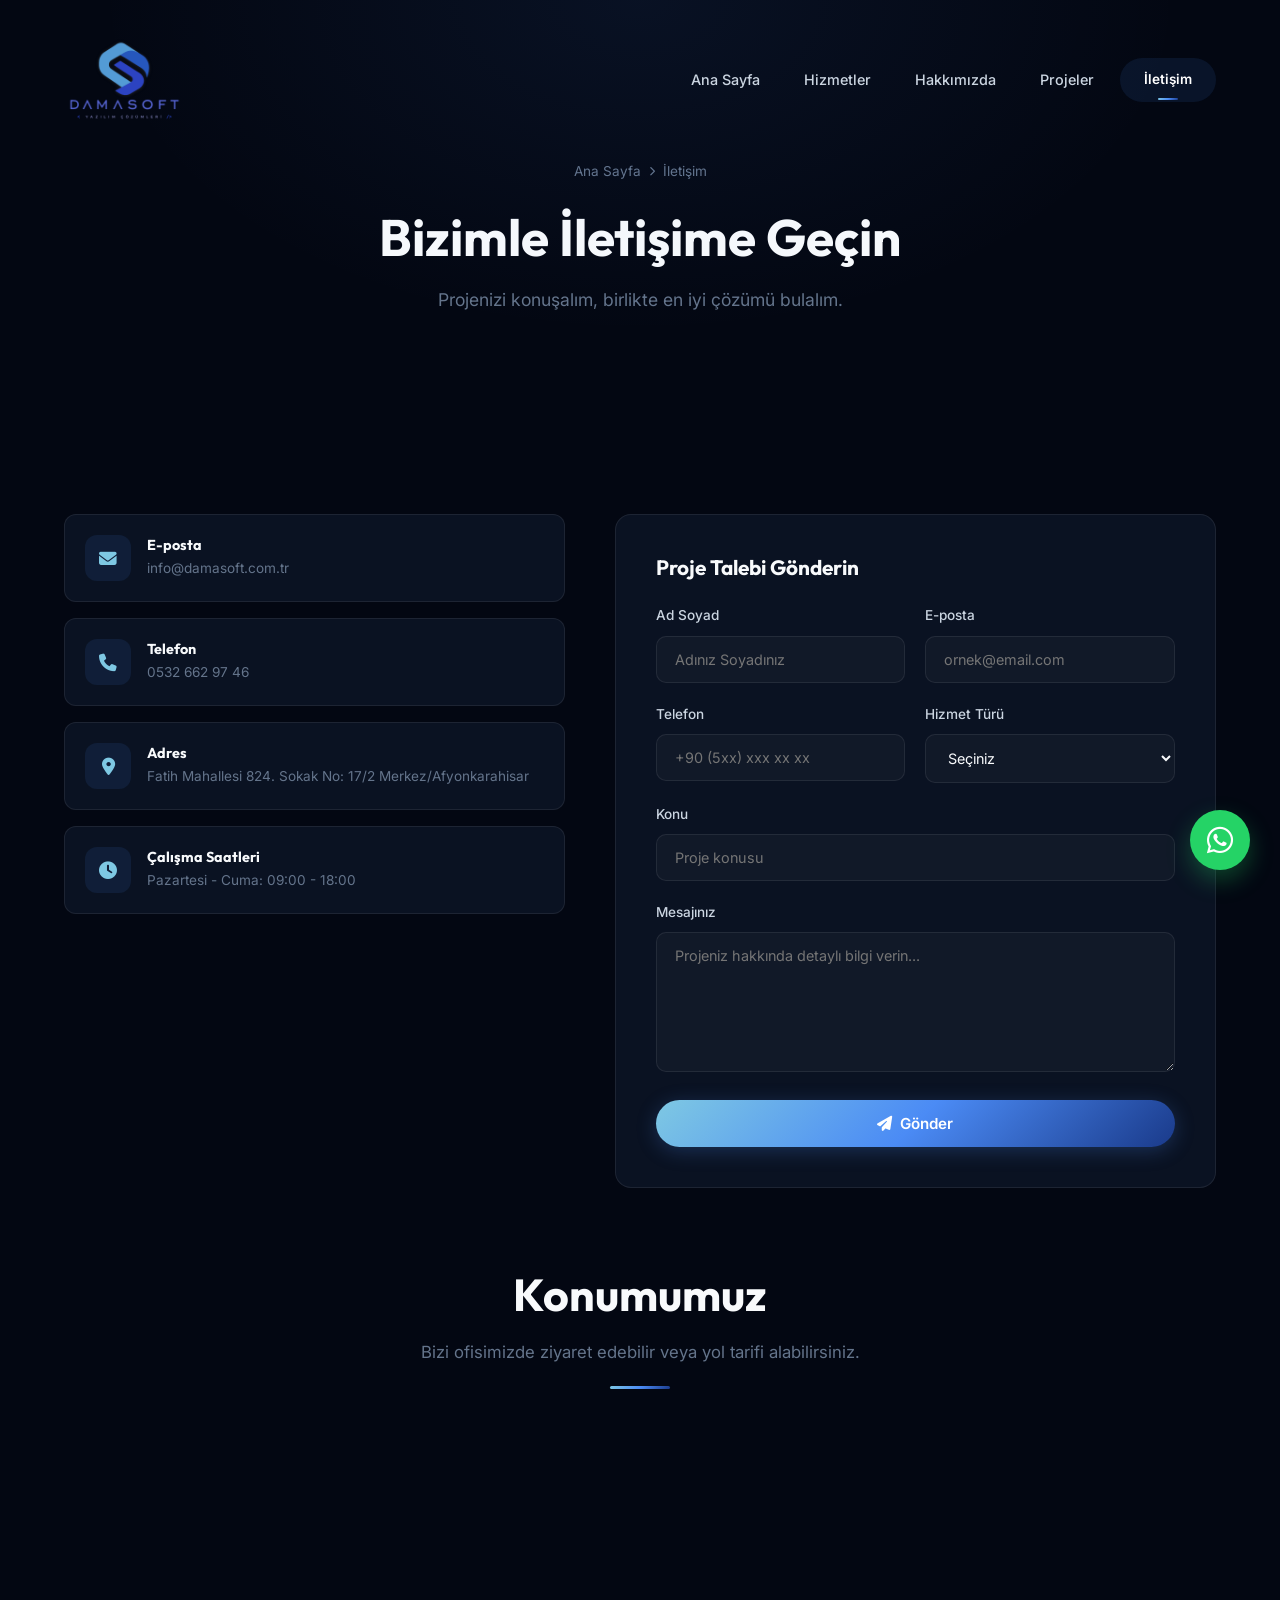
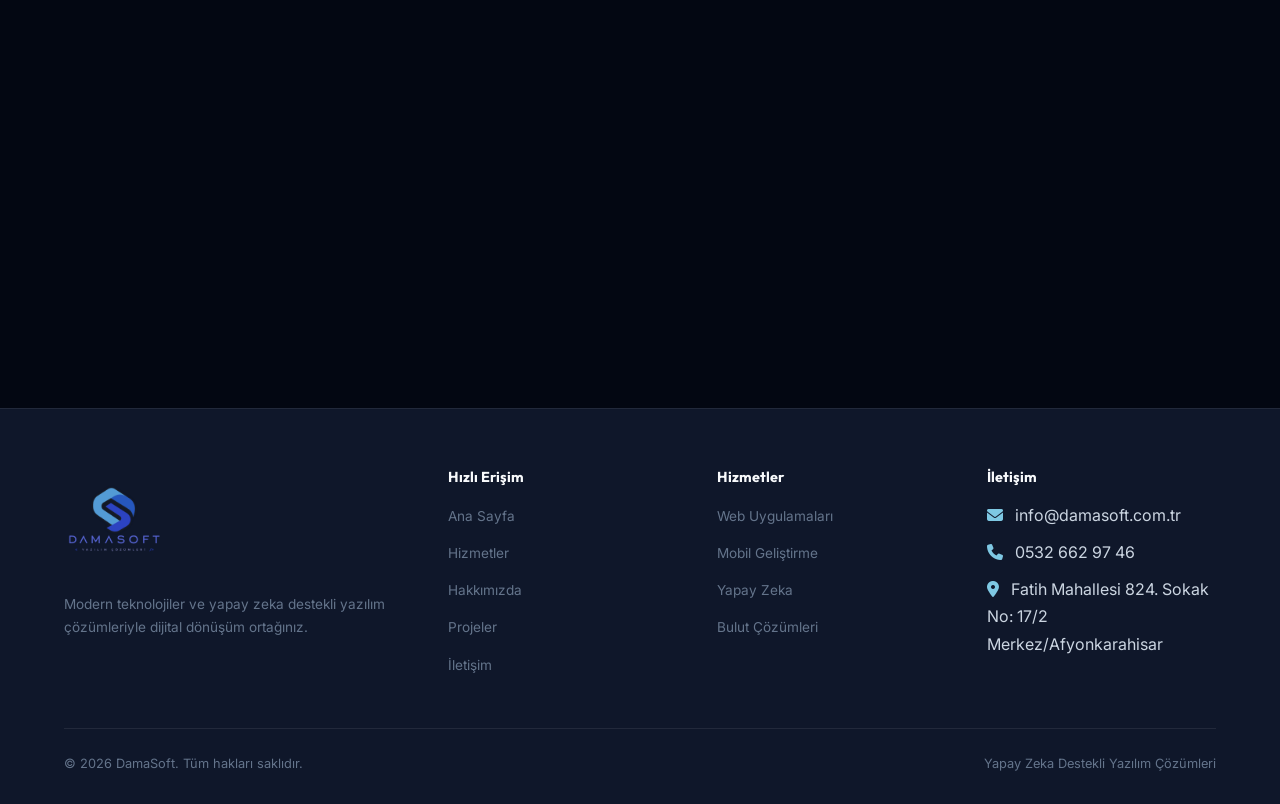
<file: iletisim.html>
<!DOCTYPE html>
<html lang="tr">
<head>
  <meta charset="UTF-8">
  <meta name="viewport" content="width=device-width, initial-scale=1.0">
  <!-- Google tag (gtag.js) -->
  <script async src="https://www.googletagmanager.com/gtag/js?id=G-VV3FCT3LTC"></script>
  <script>
    window.dataLayer = window.dataLayer || [];
    function gtag(){dataLayer.push(arguments);}
    gtag('js', new Date());

    gtag('config', 'G-VV3FCT3LTC');
  </script>
  <title>İletişim - DamaSoft Yazılım Çözümleri</title>
  <meta name="description" content="DamaSoft ile iletişime geçin. Yazılım projeleriniz için ücretsiz danışmanlık alın.">
  <link rel="icon" href="assets/img/logo.png" type="image/png">
  <link rel="stylesheet" href="https://cdnjs.cloudflare.com/ajax/libs/font-awesome/6.5.0/css/all.min.css">
  <link rel="stylesheet" href="css/style.css">
</head>
<body>

<div class="preloader"><img src="assets/img/logo.png" alt="DamaSoft"></div>

<nav class="navbar"><div class="nav-container">
  <a href="index.html" class="nav-logo"><img src="assets/img/logo.png" alt="DamaSoft Logo"></a>
  <div class="nav-menu">
    <a href="index.html" class="nav-link">Ana Sayfa</a>
    <a href="hizmetler.html" class="nav-link">Hizmetler</a>
    <a href="hakkimizda.html" class="nav-link">Hakkımızda</a>
    <a href="projeler.html" class="nav-link">Projeler</a>
    <a href="iletisim.html" class="nav-link nav-cta active">İletişim</a>
  </div>
  <button class="nav-toggle" aria-label="Menü"><span></span><span></span><span></span></button>
</div></nav>

<section class="page-hero">
  <div class="container">
    <div class="breadcrumb"><a href="index.html">Ana Sayfa</a> <i class="fas fa-chevron-right" style="font-size:.6rem"></i> İletişim</div>
    <h1>Bizimle <span class="gradient-text">İletişime Geçin</span></h1>
    <p>Projenizi konuşalım, birlikte en iyi çözümü bulalım.</p>
  </div>
</section>

<section class="section">
  <div class="container">
    <div class="contact-layout">
      <div class="reveal-left">
        <div class="contact-info-card">
          <div class="icon"><i class="fas fa-envelope"></i></div>
          <div><h4>E-posta</h4><p>info@damasoft.com.tr</p></div>
        </div>
        <div class="contact-info-card">
          <div class="icon"><i class="fas fa-phone"></i></div>
          <div><h4>Telefon</h4><p>0532 662 97 46</p></div>
        </div>
        <div class="contact-info-card">
          <div class="icon"><i class="fas fa-map-marker-alt"></i></div>
          <div><h4>Adres</h4><p>Fatih Mahallesi 824. Sokak No: 17/2 Merkez/Afyonkarahisar</p></div>
        </div>
        <div class="contact-info-card">
          <div class="icon"><i class="fas fa-clock"></i></div>
          <div><h4>Çalışma Saatleri</h4><p>Pazartesi - Cuma: 09:00 - 18:00</p></div>
        </div>

      </div>
      <div class="contact-form reveal-right">
        <h3 style="margin-bottom:24px;font-size:1.3rem">Proje Talebi Gönderin</h3>
        <form id="contact-form">
          <div class="form-row">
            <div class="form-group">
              <label for="name">Ad Soyad</label>
              <input type="text" id="name" name="name" placeholder="Adınız Soyadınız" required>
            </div>
            <div class="form-group">
              <label for="email">E-posta</label>
              <input type="email" id="email" name="email" placeholder="ornek@email.com" required>
            </div>
          </div>
          <div class="form-row">
            <div class="form-group">
              <label for="phone">Telefon</label>
              <input type="tel" id="phone" name="phone" placeholder="+90 (5xx) xxx xx xx">
            </div>
            <div class="form-group">
              <label for="service">Hizmet Türü</label>
              <select id="service" name="service">
                <option value="">Seçiniz</option>
                <option value="web">Web Uygulama Geliştirme</option>
                <option value="mobil">Mobil Uygulama</option>
                <option value="ai">Yapay Zeka & ML</option>
                <option value="bulut">Bulut Çözümleri</option>
                <option value="erp">ERP & İş Yönetimi</option>
                <option value="iot">IoT & Otomasyon</option>
                <option value="diger">Diğer</option>
              </select>
            </div>
          </div>
          <div class="form-group">
            <label for="subject">Konu</label>
            <input type="text" id="subject" name="subject" placeholder="Proje konusu">
          </div>
          <div class="form-group">
            <label for="message">Mesajınız</label>
            <textarea id="message" name="message" placeholder="Projeniz hakkında detaylı bilgi verin..." required></textarea>
          </div>
          <button type="submit" class="btn btn-primary" style="width:100%;justify-content:center">
            <i class="fas fa-paper-plane"></i> Gönder
          </button>
        </form>
      </div>
    </div>

    <!-- Map Section -->
    <div class="reveal" style="margin-top:80px">
      <div class="section-header" style="margin-bottom:40px">
        <h2>Konumumuz</h2>
        <p>Bizi ofisimizde ziyaret edebilir veya yol tarifi alabilirsiniz.</p>
        <div class="section-line"></div>
      </div>
      <iframe src="https://www.google.com/maps/embed?pb=!1m18!1m12!1m3!1d3118.463304386762!2d30.582582412140417!3d38.74693437163351!2m3!1f0!2f0!3f0!3m2!1i1024!2i768!4f13.1!3m3!1m2!1s0x14cf170553f01915%3A0xa4f9df046b3da1af!2s824.%20Sk.%20No%3A17%2F2%20D%3A2%2C%2003100%20Afyonkarahisar%20Merkez%2FAfyonkarahisar!5e0!3m2!1str!2str!4v1777411175654!5m2!1str!2str" width="100%" height="450" style="border:0; border-radius: 20px;" allowfullscreen="" loading="lazy" referrerpolicy="no-referrer-when-downgrade"></iframe>
    </div>
  </div>
</section>

<footer class="footer">
  <div class="container">
    <div class="footer-grid">
      <div class="footer-brand"><img src="assets/img/logo.png" alt="DamaSoft Logo"><p>Modern teknolojiler ve yapay zeka destekli yazılım çözümleriyle dijital dönüşüm ortağınız.</p>
</div>
      <div><h4>Hızlı Erişim</h4><ul class="footer-links"><li><a href="index.html">Ana Sayfa</a></li><li><a href="hizmetler.html">Hizmetler</a></li><li><a href="hakkimizda.html">Hakkımızda</a></li><li><a href="projeler.html">Projeler</a></li><li><a href="iletisim.html">İletişim</a></li></ul></div>
      <div><h4>Hizmetler</h4><ul class="footer-links"><li><a href="hizmetler.html">Web Uygulamaları</a></li><li><a href="hizmetler.html">Mobil Geliştirme</a></li><li><a href="hizmetler.html">Yapay Zeka</a></li><li><a href="hizmetler.html">Bulut Çözümleri</a></li></ul></div>
      <div><h4>İletişim</h4><ul class="footer-links"><li><i class="fas fa-envelope" style="margin-right:8px;color:var(--brand-200)"></i> info@damasoft.com.tr</li><li><i class="fas fa-phone" style="margin-right:8px;color:var(--brand-200)"></i> 0532 662 97 46</li><li><i class="fas fa-map-marker-alt" style="margin-right:8px;color:var(--brand-200)"></i> Fatih Mahallesi 824. Sokak No: 17/2 Merkez/Afyonkarahisar</li></ul></div>
    </div>
    <div class="footer-bottom"><span>&copy; 2026 DamaSoft. Tüm hakları saklıdır.</span><span>Yapay Zeka Destekli Yazılım Çözümleri</span></div>
  </div>
</footer>
<a href="https://wa.me/905326629746" class="whatsapp-float" target="_blank" aria-label="WhatsApp üzerinden iletişime geçin"><i class="fab fa-whatsapp"></i></a>
<script src="js/main.js"></script>
</body>
</html>
</file>
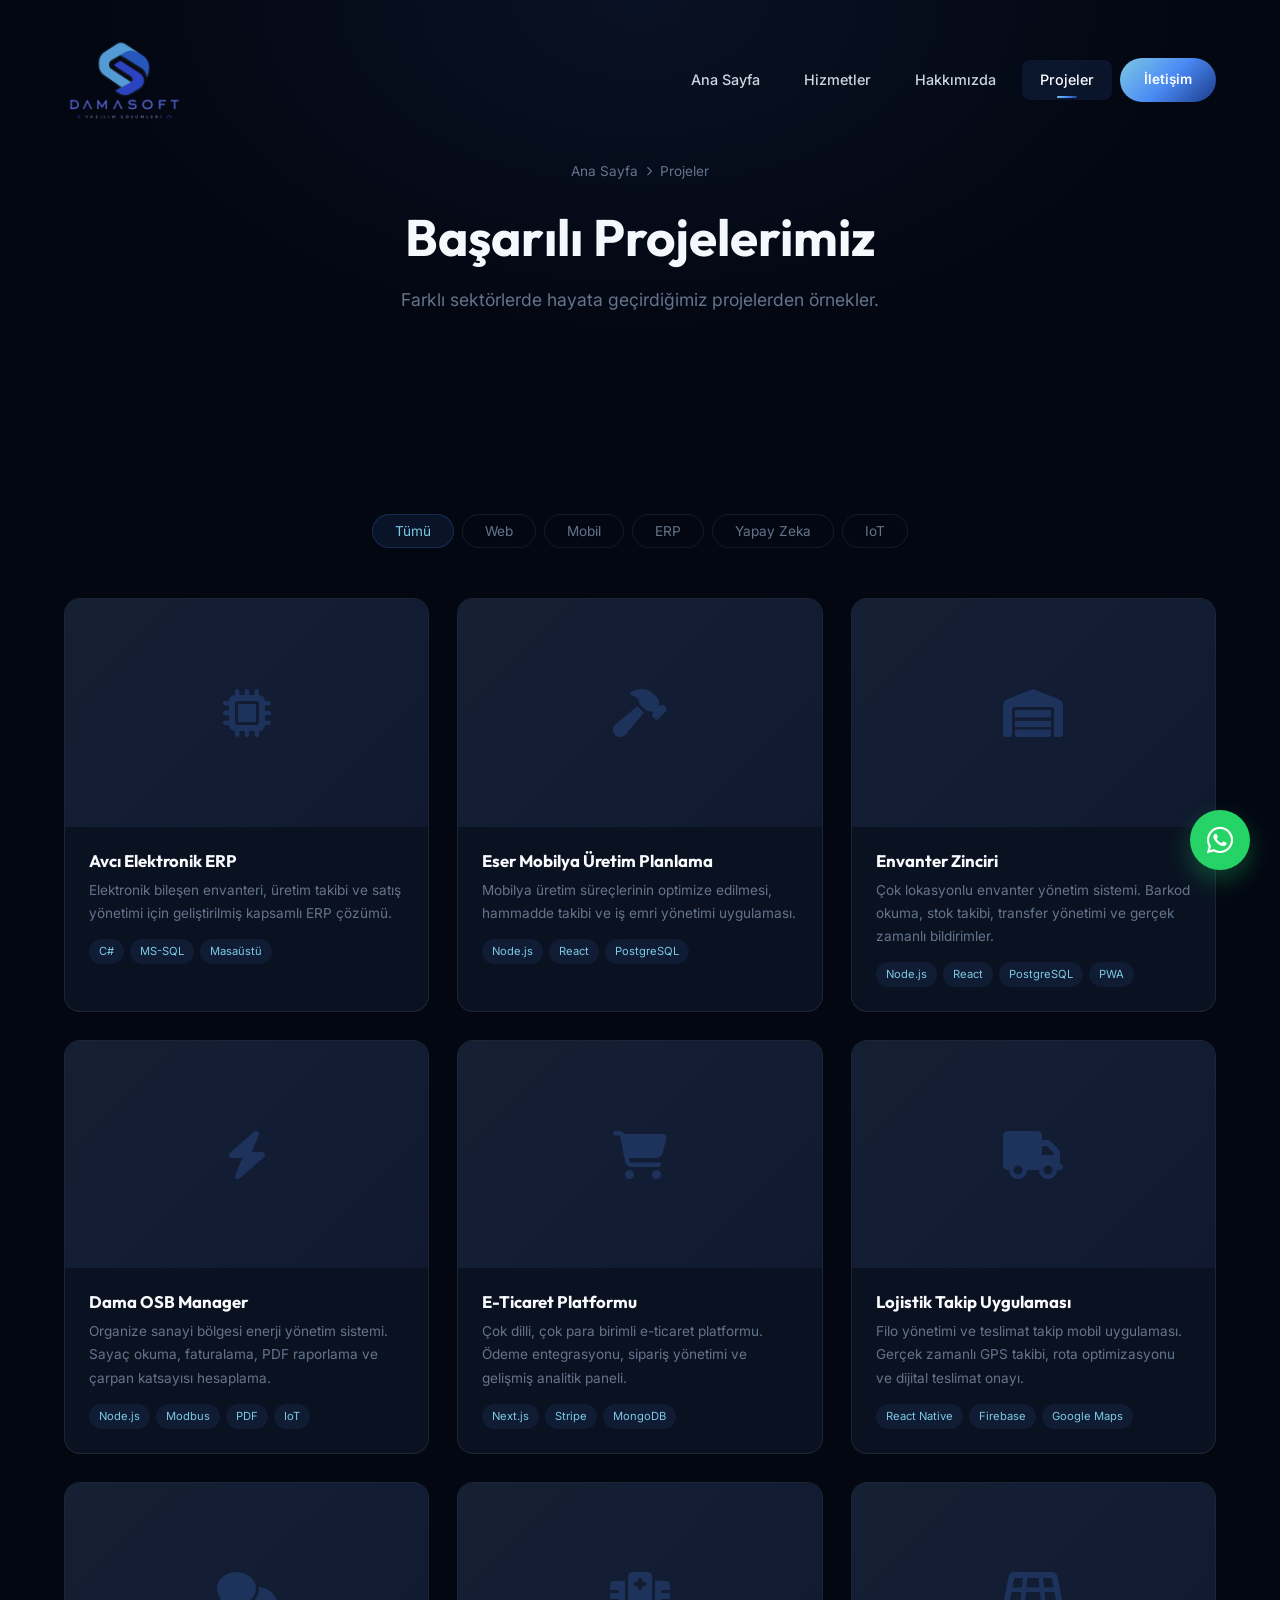
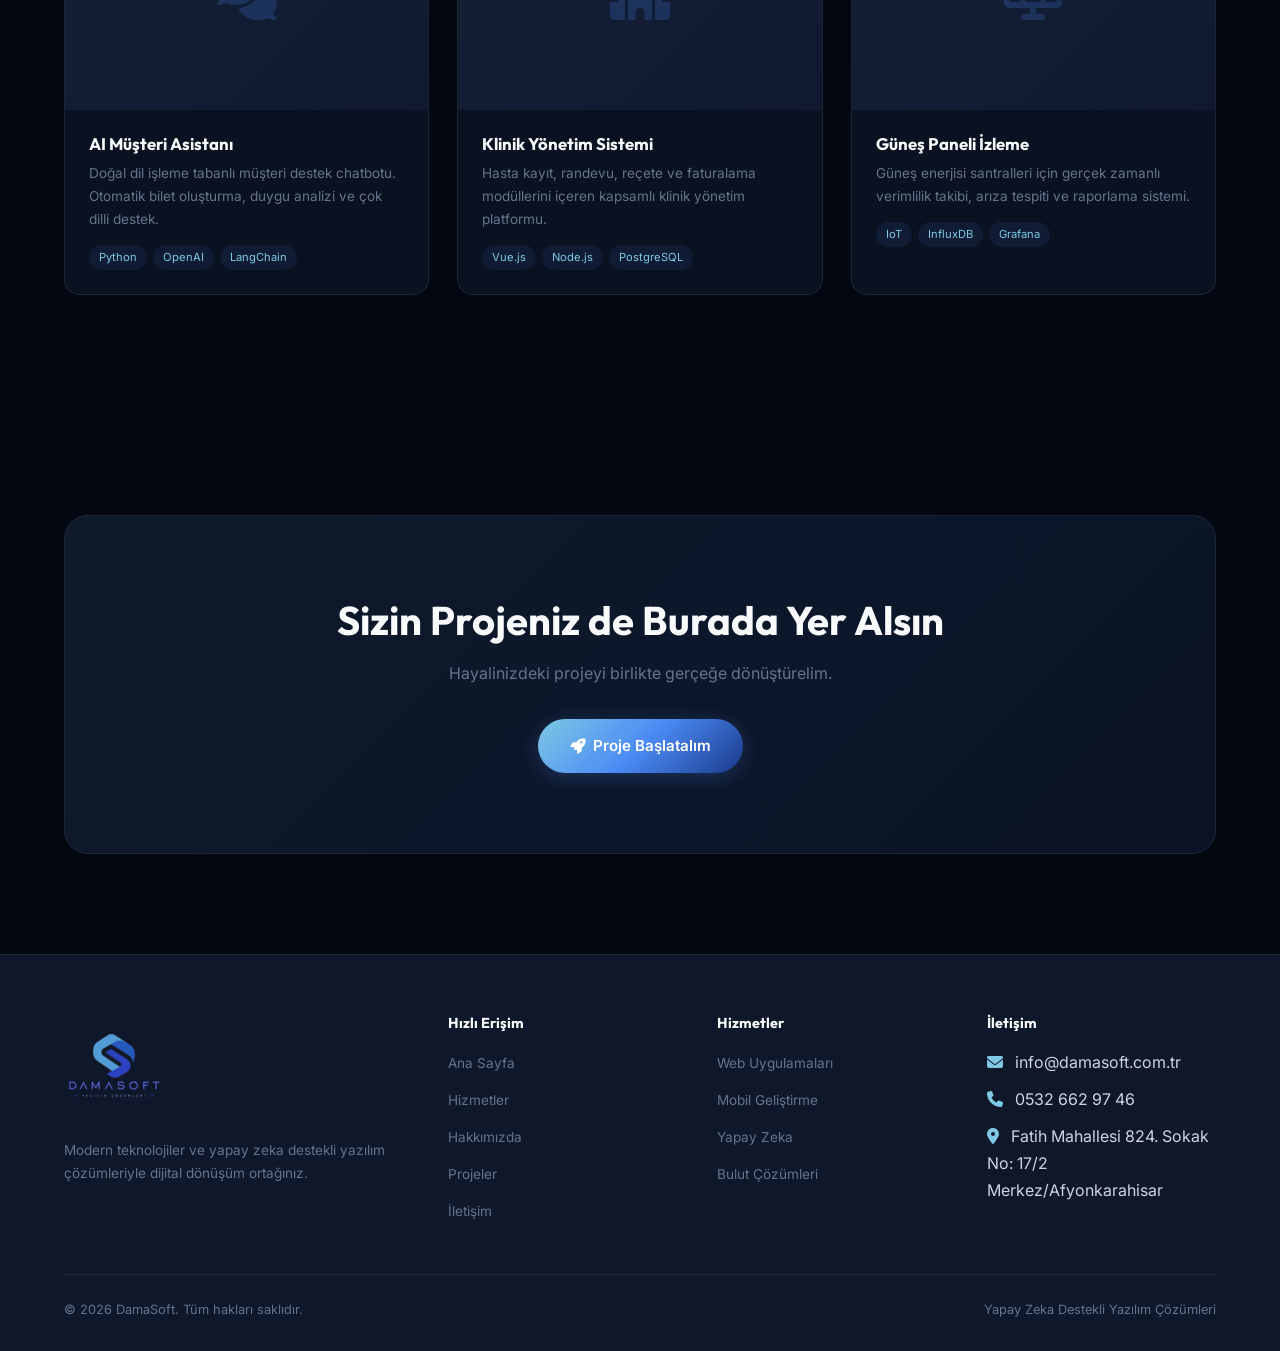
<file: projeler.html>
<!DOCTYPE html>
<html lang="tr">
<head>
  <meta charset="UTF-8">
  <meta name="viewport" content="width=device-width, initial-scale=1.0">
  <!-- Google tag (gtag.js) -->
  <script async src="https://www.googletagmanager.com/gtag/js?id=G-VV3FCT3LTC"></script>
  <script>
    window.dataLayer = window.dataLayer || [];
    function gtag(){dataLayer.push(arguments);}
    gtag('js', new Date());

    gtag('config', 'G-VV3FCT3LTC');
  </script>
  <title>Projeler - DamaSoft Yazılım Çözümleri</title>
  <meta name="description" content="DamaSoft'un tamamladığı web, mobil ve yapay zeka projelerini inceleyin.">
  <link rel="icon" href="assets/img/logo.png" type="image/png">
  <link rel="stylesheet" href="https://cdnjs.cloudflare.com/ajax/libs/font-awesome/6.5.0/css/all.min.css">
  <link rel="stylesheet" href="css/style.css">
</head>
<body>

<div class="preloader"><img src="assets/img/logo.png" alt="DamaSoft"></div>

<nav class="navbar"><div class="nav-container">
  <a href="index.html" class="nav-logo"><img src="assets/img/logo.png" alt="DamaSoft Logo"></a>
  <div class="nav-menu">
    <a href="index.html" class="nav-link">Ana Sayfa</a>
    <a href="hizmetler.html" class="nav-link">Hizmetler</a>
    <a href="hakkimizda.html" class="nav-link">Hakkımızda</a>
    <a href="projeler.html" class="nav-link active">Projeler</a>
    <a href="iletisim.html" class="nav-link nav-cta">İletişim</a>
  </div>
  <button class="nav-toggle" aria-label="Menü"><span></span><span></span><span></span></button>
</div></nav>

<section class="page-hero">
  <div class="container">
    <div class="breadcrumb"><a href="index.html">Ana Sayfa</a> <i class="fas fa-chevron-right" style="font-size:.6rem"></i> Projeler</div>
    <h1>Başarılı <span class="gradient-text">Projelerimiz</span></h1>
    <p>Farklı sektörlerde hayata geçirdiğimiz projelerden örnekler.</p>
  </div>
</section>

<section class="section">
  <div class="container">
    <div class="project-filters reveal">
      <button class="filter-btn active" data-filter="all">Tümü</button>
      <button class="filter-btn" data-filter="web">Web</button>
      <button class="filter-btn" data-filter="mobil">Mobil</button>
      <button class="filter-btn" data-filter="erp">ERP</button>
      <button class="filter-btn" data-filter="ai">Yapay Zeka</button>
      <button class="filter-btn" data-filter="iot">IoT</button>
    </div>
    <div class="projects-grid">
      <div class="project-card reveal stagger-1" data-category="erp">
        <div class="project-thumb"><i class="fas fa-microchip"></i></div>
        <div class="project-info">
          <h3>Avcı Elektronik ERP</h3>
          <p>Elektronik bileşen envanteri, üretim takibi ve satış yönetimi için geliştirilmiş kapsamlı ERP çözümü.</p>
          <div class="project-tags"><span class="project-tag">C#</span><span class="project-tag">MS-SQL</span><span class="project-tag">Masaüstü</span></div>
        </div>
      </div>
      <div class="project-card reveal stagger-2" data-category="erp">
        <div class="project-thumb"><i class="fas fa-hammer"></i></div>
        <div class="project-info">
          <h3>Eser Mobilya Üretim Planlama</h3>
          <p>Mobilya üretim süreçlerinin optimize edilmesi, hammadde takibi ve iş emri yönetimi uygulaması.</p>
          <div class="project-tags"><span class="project-tag">Node.js</span><span class="project-tag">React</span><span class="project-tag">PostgreSQL</span></div>
        </div>
      </div>
      <div class="project-card reveal stagger-3" data-category="erp">
        <div class="project-thumb"><i class="fas fa-warehouse"></i></div>
        <div class="project-info">
          <h3>Envanter Zinciri</h3>
          <p>Çok lokasyonlu envanter yönetim sistemi. Barkod okuma, stok takibi, transfer yönetimi ve gerçek zamanlı bildirimler.</p>
          <div class="project-tags"><span class="project-tag">Node.js</span><span class="project-tag">React</span><span class="project-tag">PostgreSQL</span><span class="project-tag">PWA</span></div>
        </div>
      </div>
      <div class="project-card reveal stagger-4" data-category="iot">
        <div class="project-thumb"><i class="fas fa-bolt"></i></div>
        <div class="project-info">
          <h3>Dama OSB Manager</h3>
          <p>Organize sanayi bölgesi enerji yönetim sistemi. Sayaç okuma, faturalama, PDF raporlama ve çarpan katsayısı hesaplama.</p>
          <div class="project-tags"><span class="project-tag">Node.js</span><span class="project-tag">Modbus</span><span class="project-tag">PDF</span><span class="project-tag">IoT</span></div>
        </div>
      </div>
      <div class="project-card reveal stagger-5" data-category="web">
        <div class="project-thumb"><i class="fas fa-shopping-cart"></i></div>
        <div class="project-info">
          <h3>E-Ticaret Platformu</h3>
          <p>Çok dilli, çok para birimli e-ticaret platformu. Ödeme entegrasyonu, sipariş yönetimi ve gelişmiş analitik paneli.</p>
          <div class="project-tags"><span class="project-tag">Next.js</span><span class="project-tag">Stripe</span><span class="project-tag">MongoDB</span></div>
        </div>
      </div>
      <div class="project-card reveal stagger-6" data-category="mobil">
        <div class="project-thumb"><i class="fas fa-truck"></i></div>
        <div class="project-info">
          <h3>Lojistik Takip Uygulaması</h3>
          <p>Filo yönetimi ve teslimat takip mobil uygulaması. Gerçek zamanlı GPS takibi, rota optimizasyonu ve dijital teslimat onayı.</p>
          <div class="project-tags"><span class="project-tag">React Native</span><span class="project-tag">Firebase</span><span class="project-tag">Google Maps</span></div>
        </div>
      </div>
      <div class="project-card reveal" data-category="ai">
        <div class="project-thumb"><i class="fas fa-comments"></i></div>
        <div class="project-info">
          <h3>AI Müşteri Asistanı</h3>
          <p>Doğal dil işleme tabanlı müşteri destek chatbotu. Otomatik bilet oluşturma, duygu analizi ve çok dilli destek.</p>
          <div class="project-tags"><span class="project-tag">Python</span><span class="project-tag">OpenAI</span><span class="project-tag">LangChain</span></div>
        </div>
      </div>
      <div class="project-card reveal" data-category="web">
        <div class="project-thumb"><i class="fas fa-hospital"></i></div>
        <div class="project-info">
          <h3>Klinik Yönetim Sistemi</h3>
          <p>Hasta kayıt, randevu, reçete ve faturalama modüllerini içeren kapsamlı klinik yönetim platformu.</p>
          <div class="project-tags"><span class="project-tag">Vue.js</span><span class="project-tag">Node.js</span><span class="project-tag">PostgreSQL</span></div>
        </div>
      </div>
      <div class="project-card reveal" data-category="iot">
        <div class="project-thumb"><i class="fas fa-solar-panel"></i></div>
        <div class="project-info">
          <h3>Güneş Paneli İzleme</h3>
          <p>Güneş enerjisi santralleri için gerçek zamanlı verimlilik takibi, arıza tespiti ve raporlama sistemi.</p>
          <div class="project-tags"><span class="project-tag">IoT</span><span class="project-tag">InfluxDB</span><span class="project-tag">Grafana</span></div>
        </div>
      </div>
    </div>
  </div>
</section>

<section class="cta-section">
  <div class="container">
    <div class="cta-box reveal-scale">
      <h2>Sizin Projeniz de Burada <span class="gradient-text">Yer Alsın</span></h2>
      <p>Hayalinizdeki projeyi birlikte gerçeğe dönüştürelim.</p>
      <a href="iletisim.html" class="btn btn-primary"><i class="fas fa-rocket"></i> Proje Başlatalım</a>
    </div>
  </div>
</section>

<footer class="footer">
  <div class="container">
    <div class="footer-grid">
      <div class="footer-brand"><img src="assets/img/logo.png" alt="DamaSoft Logo"><p>Modern teknolojiler ve yapay zeka destekli yazılım çözümleriyle dijital dönüşüm ortağınız.</p>
</div>
      <div><h4>Hızlı Erişim</h4><ul class="footer-links"><li><a href="index.html">Ana Sayfa</a></li><li><a href="hizmetler.html">Hizmetler</a></li><li><a href="hakkimizda.html">Hakkımızda</a></li><li><a href="projeler.html">Projeler</a></li><li><a href="iletisim.html">İletişim</a></li></ul></div>
      <div><h4>Hizmetler</h4><ul class="footer-links"><li><a href="hizmetler.html">Web Uygulamaları</a></li><li><a href="hizmetler.html">Mobil Geliştirme</a></li><li><a href="hizmetler.html">Yapay Zeka</a></li><li><a href="hizmetler.html">Bulut Çözümleri</a></li></ul></div>
      <div><h4>İletişim</h4><ul class="footer-links"><li><i class="fas fa-envelope" style="margin-right:8px;color:var(--brand-200)"></i> info@damasoft.com.tr</li><li><i class="fas fa-phone" style="margin-right:8px;color:var(--brand-200)"></i> 0532 662 97 46</li><li><i class="fas fa-map-marker-alt" style="margin-right:8px;color:var(--brand-200)"></i> Fatih Mahallesi 824. Sokak No: 17/2 Merkez/Afyonkarahisar</li></ul></div>
    </div>
    <div class="footer-bottom"><span>&copy; 2026 DamaSoft. Tüm hakları saklıdır.</span><span>Yapay Zeka Destekli Yazılım Çözümleri</span></div>
  </div>
</footer>
<a href="https://wa.me/905326629746" class="whatsapp-float" target="_blank" aria-label="WhatsApp üzerinden iletişime geçin"><i class="fab fa-whatsapp"></i></a>
<script src="js/main.js"></script>
</body>
</html>
</file>
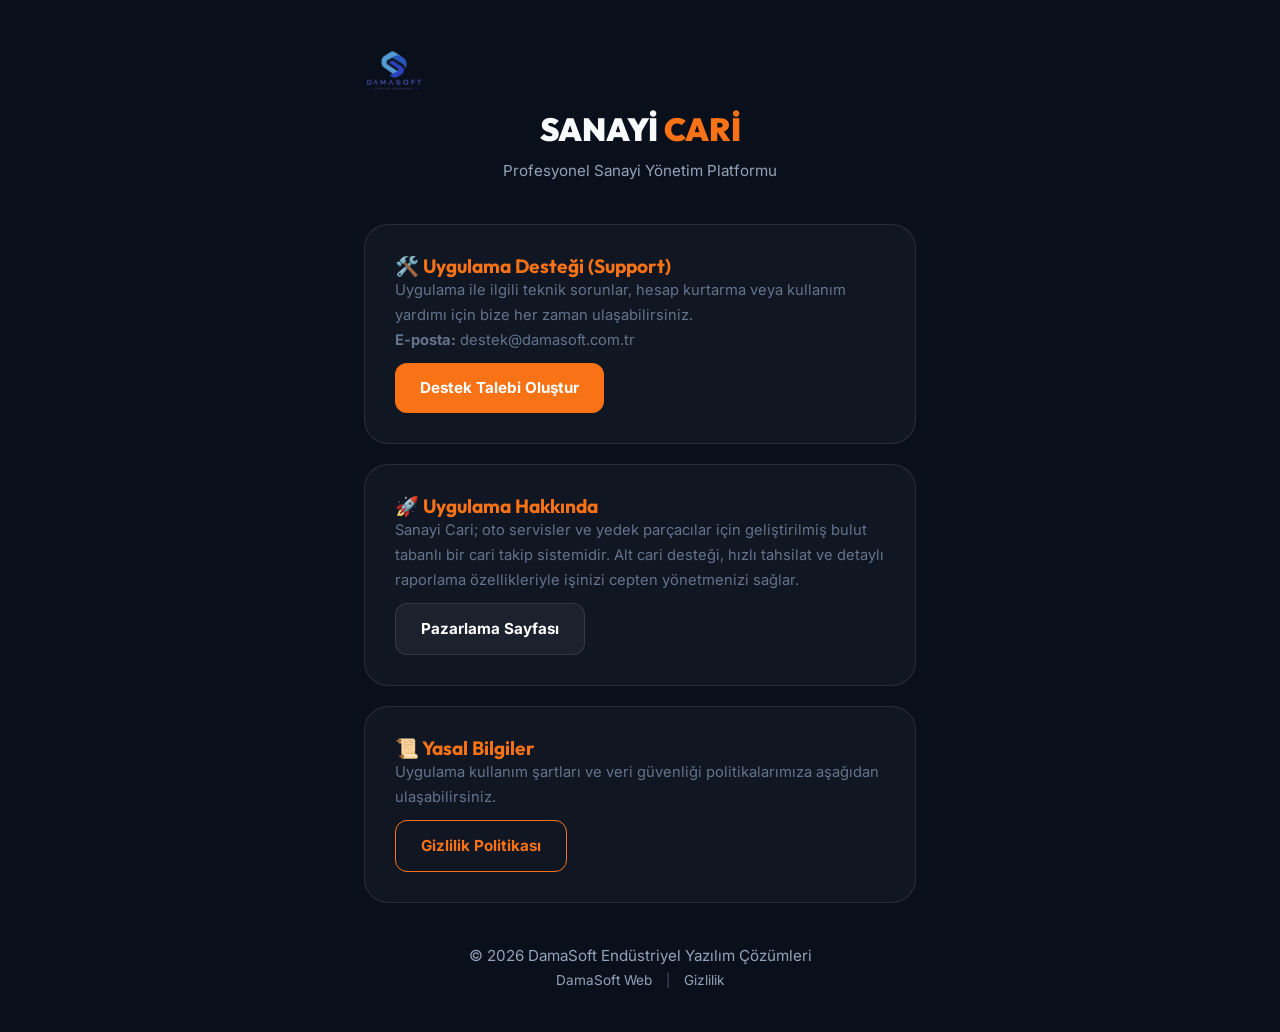
<file: sanayi-cari-app.html>
<!DOCTYPE html>
<html lang="tr">
<head>
    <meta charset="UTF-8">
    <meta name="viewport" content="width=device-width, initial-scale=1.0">
    <!-- Google tag (gtag.js) -->
    <script async src="https://www.googletagmanager.com/gtag/js?id=G-VV3FCT3LTC"></script>
    <script>
      window.dataLayer = window.dataLayer || [];
      function gtag(){dataLayer.push(arguments);}
      gtag('js', new Date());

      gtag('config', 'G-VV3FCT3LTC');
    </script>
    <title>Sanayi Cari - App Support & Info</title>
    <link rel="stylesheet" href="css/style.css">
    <link href="https://fonts.googleapis.com/css2?family=Inter:wght@400;600;800&family=Outfit:wght@400;700;900&display=swap" rel="stylesheet">
    <style>
        :root { --primary: #f97316; --dark: #0a0f1c; }
        body { font-family: 'Inter', sans-serif; background: var(--dark); color: #fff; margin: 0; padding: 40px 20px; text-align: center; }
        .container { max-width: 600px; margin: 0 auto; }
        .logo-area { margin-bottom: 40px; }
        .card { background: rgba(255,255,255,0.03); border: 1px solid rgba(255,255,255,0.1); padding: 30px; border-radius: 24px; margin-bottom: 20px; text-align: left; }
        h1 { font-family: 'Outfit'; font-weight: 900; font-size: 2rem; margin-bottom: 10px; }
        h2 { font-size: 1.2rem; color: var(--primary); margin-top: 0; }
        p { color: #94a3b8; font-size: 0.95rem; }
        .btn { display: inline-block; padding: 12px 25px; background: var(--primary); color: #fff; text-decoration: none; border-radius: 12px; font-weight: bold; margin-top: 10px; transition: 0.3s; }
        .btn:hover { background: #ea580c; }
        .footer-links { margin-top: 40px; font-size: 0.8rem; color: #475569; }
        .footer-links a { color: #94a3b8; text-decoration: none; margin: 0 10px; }
    </style>
</head>
<body>
    <div class="container">
        <div class="logo-area">
            <img src="assets/img/logo.png" alt="DamaSoft" style="height: 60px; margin-bottom: 10px;">
            <h1>SANAYİ <span style="color: var(--primary);">CARİ</span></h1>
            <p>Profesyonel Sanayi Yönetim Platformu</p>
        </div>

        <div class="card">
            <h2>🛠️ Uygulama Desteği (Support)</h2>
            <p>Uygulama ile ilgili teknik sorunlar, hesap kurtarma veya kullanım yardımı için bize her zaman ulaşabilirsiniz.</p>
            <p><b>E-posta:</b> destek@damasoft.com.tr</p>
            <a href="mailto:destek@damasoft.com.tr" class="btn">Destek Talebi Oluştur</a>
        </div>

        <div class="card">
            <h2>🚀 Uygulama Hakkında</h2>
            <p>Sanayi Cari; oto servisler ve yedek parçacılar için geliştirilmiş bulut tabanlı bir cari takip sistemidir. Alt cari desteği, hızlı tahsilat ve detaylı raporlama özellikleriyle işinizi cepten yönetmenizi sağlar.</p>
            <a href="sanayi-cari.html" class="btn" style="background: rgba(255,255,255,0.05); border: 1px solid rgba(255,255,255,0.1);">Pazarlama Sayfası</a>
        </div>

        <div class="card">
            <h2>📜 Yasal Bilgiler</h2>
            <p>Uygulama kullanım şartları ve veri güvenliği politikalarımıza aşağıdan ulaşabilirsiniz.</p>
            <a href="sanayi-cari-privacy.html" class="btn" style="background: transparent; border: 1px solid var(--primary); color: var(--primary);">Gizlilik Politikası</a>
        </div>

        <div class="footer-links">
            <p>&copy; 2026 DamaSoft Endüstriyel Yazılım Çözümleri</p>
            <a href="index.html">DamaSoft Web</a> | <a href="sanayi-cari-privacy.html">Gizlilik</a>
        </div>
    </div>
</body>
</html>
</file>
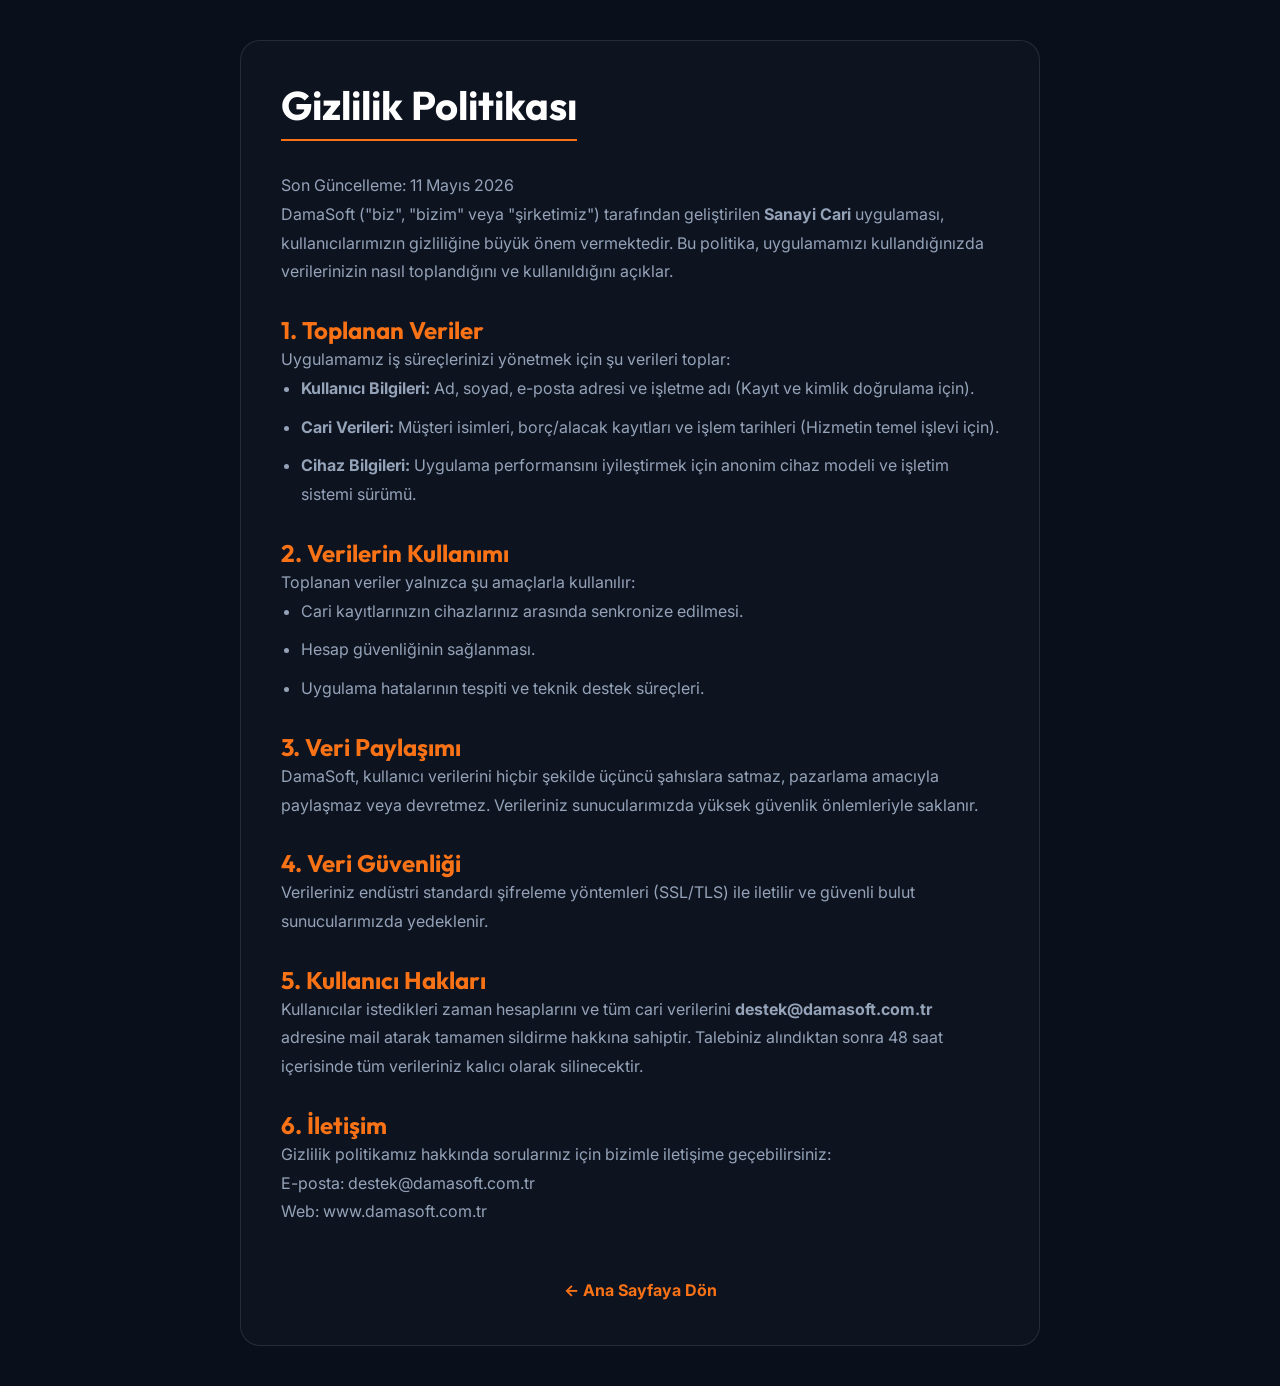
<file: sanayi-cari-privacy.html>
<!DOCTYPE html>
<html lang="tr">
<head>
    <meta charset="UTF-8">
    <meta name="viewport" content="width=device-width, initial-scale=1.0">
    <!-- Google tag (gtag.js) -->
    <script async src="https://www.googletagmanager.com/gtag/js?id=G-VV3FCT3LTC"></script>
    <script>
      window.dataLayer = window.dataLayer || [];
      function gtag(){dataLayer.push(arguments);}
      gtag('js', new Date());

      gtag('config', 'G-VV3FCT3LTC');
    </script>
    <title>Gizlilik Politikası - Sanayi Cari</title>
    <link rel="stylesheet" href="css/style.css">
    <link href="https://fonts.googleapis.com/css2?family=Inter:wght@400;600&display=swap" rel="stylesheet">
    <style>
        body { font-family: 'Inter', sans-serif; background: #0a0f1c; color: #94a3b8; line-height: 1.8; padding: 40px 20px; }
        .container { max-width: 800px; margin: 0 auto; background: rgba(255,255,255,0.02); padding: 40px; border-radius: 20px; border: 1px solid rgba(255,255,255,0.1); }
        h1, h2 { color: #fff; font-family: 'Outfit', sans-serif; }
        h1 { font-size: 2.5rem; margin-bottom: 30px; border-bottom: 2px solid #f97316; display: inline-block; padding-bottom: 10px; }
        h2 { font-size: 1.5rem; margin-top: 30px; color: #f97316; }
        ul { padding-left: 20px; }
        li { margin-bottom: 10px; }
    </style>
</head>
<body>
    <div class="container">
        <h1>Gizlilik Politikası</h1>
        <p>Son Güncelleme: 11 Mayıs 2026</p>
        
        <p>DamaSoft ("biz", "bizim" veya "şirketimiz") tarafından geliştirilen <strong>Sanayi Cari</strong> uygulaması, kullanıcılarımızın gizliliğine büyük önem vermektedir. Bu politika, uygulamamızı kullandığınızda verilerinizin nasıl toplandığını ve kullanıldığını açıklar.</p>

        <h2>1. Toplanan Veriler</h2>
        <p>Uygulamamız iş süreçlerinizi yönetmek için şu verileri toplar:</p>
        <ul>
            <li><strong>Kullanıcı Bilgileri:</strong> Ad, soyad, e-posta adresi ve işletme adı (Kayıt ve kimlik doğrulama için).</li>
            <li><strong>Cari Verileri:</strong> Müşteri isimleri, borç/alacak kayıtları ve işlem tarihleri (Hizmetin temel işlevi için).</li>
            <li><strong>Cihaz Bilgileri:</strong> Uygulama performansını iyileştirmek için anonim cihaz modeli ve işletim sistemi sürümü.</li>
        </ul>

        <h2>2. Verilerin Kullanımı</h2>
        <p>Toplanan veriler yalnızca şu amaçlarla kullanılır:</p>
        <ul>
            <li>Cari kayıtlarınızın cihazlarınız arasında senkronize edilmesi.</li>
            <li>Hesap güvenliğinin sağlanması.</li>
            <li>Uygulama hatalarının tespiti ve teknik destek süreçleri.</li>
        </ul>

        <h2>3. Veri Paylaşımı</h2>
        <p>DamaSoft, kullanıcı verilerini hiçbir şekilde üçüncü şahıslara satmaz, pazarlama amacıyla paylaşmaz veya devretmez. Verileriniz sunucularımızda yüksek güvenlik önlemleriyle saklanır.</p>

        <h2>4. Veri Güvenliği</h2>
        <p>Verileriniz endüstri standardı şifreleme yöntemleri (SSL/TLS) ile iletilir ve güvenli bulut sunucularımızda yedeklenir.</p>

        <h2>5. Kullanıcı Hakları</h2>
        <p>Kullanıcılar istedikleri zaman hesaplarını ve tüm cari verilerini <strong>destek@damasoft.com.tr</strong> adresine mail atarak tamamen sildirme hakkına sahiptir. Talebiniz alındıktan sonra 48 saat içerisinde tüm verileriniz kalıcı olarak silinecektir.</p>

        <h2>6. İletişim</h2>
        <p>Gizlilik politikamız hakkında sorularınız için bizimle iletişime geçebilirsiniz:</p>
        <p>E-posta: destek@damasoft.com.tr<br>
        Web: www.damasoft.com.tr</p>

        <div style="margin-top: 50px; text-align: center;">
            <a href="index.html" style="color: #f97316; text-decoration: none; font-weight: bold;">← Ana Sayfaya Dön</a>
        </div>
    </div>
</body>
</html>
</file>
<file: css/style.css>
@import url('variables.css');

/* === PRELOADER === */
.preloader{position:fixed;inset:0;background:var(--bg-body);z-index:9999;display:flex;align-items:center;justify-content:center;transition:opacity .6s,visibility .6s}
.preloader.hidden{opacity:0;visibility:hidden}
.preloader img{width:200px;animation:pulse 1.5s ease infinite}

/* === NAVBAR === */
.navbar{position:fixed;top:0;left:0;width:100%;z-index:1000;padding:20px 0;transition:all .4s var(--ease)}
.navbar.scrolled{padding:10px 0;background:rgba(3,7,18,.85);backdrop-filter:blur(20px);border-bottom:1px solid var(--glass-border)}
.navbar.scrolled .nav-logo img{height:60px}
.nav-container{max-width:1200px;margin:0 auto;padding:0 24px;display:flex;align-items:center;justify-content:space-between}
.nav-logo img{height:120px;transition:all .4s var(--ease)}
.nav-logo img:hover{transform:scale(1.05)}
.nav-menu{display:flex;align-items:center;gap:8px}
.nav-link{position:relative;padding:8px 18px;font-size:.9rem;font-weight:500;color:var(--text-body);border-radius:8px;transition:all .3s}
.nav-link:hover,.nav-link.active{color:var(--text-heading);background:rgba(75,139,245,.1)}
.nav-link.active::after{content:'';position:absolute;bottom:2px;left:50%;transform:translateX(-50%);width:20px;height:2px;background:var(--gradient-brand);border-radius:2px}
.nav-cta{padding:10px 24px;background:var(--gradient-brand);color:#fff!important;border-radius:50px;font-weight:600;font-size:.85rem;transition:transform .3s,box-shadow .3s}
.nav-cta:hover{transform:translateY(-2px);box-shadow:0 8px 30px rgba(75,139,245,.3)}
.nav-toggle{display:none;flex-direction:column;gap:5px;background:none;border:none;cursor:pointer;padding:5px}
.nav-toggle span{width:24px;height:2px;background:var(--text-heading);border-radius:2px;transition:all .3s}

/* === HERO === */
.hero{position:relative;min-height:100vh;display:flex;align-items:center;overflow:hidden;padding:120px 0 80px}
.hero-bg{position:absolute;inset:0;overflow:hidden}
.hero-orb{position:absolute;border-radius:50%;filter:blur(80px);opacity:.4;animation:float 8s ease-in-out infinite}
.hero-orb-1{width:500px;height:500px;background:var(--brand-300);top:-10%;right:-5%;animation-delay:0s}
.hero-orb-2{width:400px;height:400px;background:var(--brand-200);bottom:-10%;left:-5%;animation-delay:2s}
.hero-orb-3{width:300px;height:300px;background:var(--brand-500);top:40%;left:40%;animation-delay:4s}
.hero-grid{position:absolute;inset:0;background-image:linear-gradient(rgba(255,255,255,.03) 1px,transparent 1px),linear-gradient(90deg,rgba(255,255,255,.03) 1px,transparent 1px);background-size:60px 60px;mask-image:radial-gradient(ellipse at center,black 30%,transparent 70%)}
.hero-content{position:relative;z-index:2;max-width:750px}
.hero-badge{display:inline-flex;align-items:center;gap:8px;padding:8px 20px;background:rgba(75,139,245,.1);border:1px solid rgba(75,139,245,.2);border-radius:50px;font-size:.8rem;font-weight:500;color:var(--brand-200);margin-bottom:28px}
.hero-badge i{font-size:.6rem;animation:pulse 2s infinite}
.hero h1{font-size:clamp(2.5rem,5.5vw,4.2rem);font-weight:800;margin-bottom:10px;line-height:1.1}
.hero h1 .gradient-text{background:var(--gradient-text);-webkit-background-clip:text;-webkit-text-fill-color:transparent;background-clip:text}
.hero .typing-wrapper{min-height:clamp(3.5rem,8vw,5.5rem);margin-bottom:30px;display:flex;align-items:center}
.hero .typing-text{font-size:clamp(2.2rem,5.5vw,4.2rem);font-weight:800;background:var(--gradient-brand);-webkit-background-clip:text;-webkit-text-fill-color:transparent;background-clip:text;line-height:1.2}
.hero p{font-size:1.15rem;color:var(--text-body);max-width:560px;margin-bottom:36px;line-height:1.8}
.hero-buttons{display:flex;gap:16px;flex-wrap:wrap}

/* === BUTTONS === */
.btn{display:inline-flex;align-items:center;gap:8px;padding:14px 32px;border-radius:50px;font-weight:600;font-size:.95rem;border:none;cursor:pointer;transition:all .4s var(--ease);font-family:var(--font-body)}
.btn-primary{background:var(--gradient-brand);color:#fff;box-shadow:0 4px 20px rgba(75,139,245,.25)}
.btn-primary:hover{transform:translateY(-3px);box-shadow:0 8px 35px rgba(75,139,245,.4);color:#fff}
.btn-outline{background:transparent;color:var(--text-heading);border:1px solid var(--glass-border)}
.btn-outline:hover{background:rgba(255,255,255,.05);transform:translateY(-3px);color:var(--text-heading)}

/* === SECTIONS === */
.section{padding:120px 0;position:relative}
.section-header{text-align:center;max-width:650px;margin:0 auto 70px}
.section-badge{display:inline-block;padding:6px 18px;background:rgba(75,139,245,.1);border:1px solid rgba(75,139,245,.15);border-radius:50px;font-size:.8rem;font-weight:500;color:var(--brand-200);margin-bottom:16px}
.section-header h2{font-size:clamp(2rem,4vw,2.8rem);margin-bottom:16px}
.section-header p{color:var(--text-muted);font-size:1.05rem}
.section-line{width:60px;height:3px;background:var(--gradient-brand);border-radius:3px;margin:20px auto 0}

/* === CARDS === */
.card{background:var(--bg-card);border:1px solid var(--glass-border);border-radius:var(--radius);padding:36px;transition:all .5s var(--ease);position:relative;overflow:hidden}
.card::before{content:'';position:absolute;inset:0;background:var(--gradient-brand);opacity:0;transition:opacity .5s}
.card:hover{transform:translateY(-8px);border-color:rgba(75,139,245,.2);box-shadow:0 20px 60px rgba(0,0,0,.3)}
.card:hover::before{opacity:.03}
.card-icon{width:56px;height:56px;border-radius:14px;background:rgba(75,139,245,.1);display:flex;align-items:center;justify-content:center;font-size:1.4rem;color:var(--brand-200);margin-bottom:20px;position:relative;z-index:1}
.card h3{font-size:1.2rem;margin-bottom:10px;position:relative;z-index:1}
.card p{color:var(--text-muted);font-size:.92rem;position:relative;z-index:1;line-height:1.7}

/* === SERVICES GRID === */
.services-grid{display:grid;grid-template-columns:repeat(3,1fr);gap:28px}

/* === STATS === */
.stats{padding:80px 0;position:relative}
.stats::before{content:'';position:absolute;inset:0;background:linear-gradient(180deg,transparent,rgba(75,139,245,.03),transparent)}
.stats-grid{display:grid;grid-template-columns:repeat(4,1fr);gap:32px;text-align:center}
.stat-item h3{font-size:clamp(2rem,4vw,3rem);background:var(--gradient-text);-webkit-background-clip:text;-webkit-text-fill-color:transparent;background-clip:text;margin-bottom:4px}
.stat-item p{color:var(--text-muted);font-size:.9rem;font-weight:500}

/* === ABOUT PREVIEW === */
.about-preview{display:grid;grid-template-columns:1fr 1fr;gap:60px;align-items:center}
.about-image{position:relative;border-radius:var(--radius);overflow:hidden;aspect-ratio:4/3;background:var(--bg-surface)}
.about-image-inner{width:100%;height:100%;background:url('../assets/img/about.png') no-repeat center center;background-size:cover;opacity:1;position:absolute;inset:0}
.about-image .float-card{position:absolute;background:var(--bg-card);backdrop-filter:blur(20px);border:1px solid var(--glass-border);border-radius:12px;padding:16px 20px}
.about-image .float-card.fc1{bottom:20px;left:20px;animation:float 6s ease-in-out infinite}
.about-image .float-card.fc2{top:20px;right:20px;animation:float 6s ease-in-out infinite 2s}
.float-card .fc-number{font-size:1.5rem;font-weight:800;color:var(--brand-200);font-family:var(--font-display)}
.float-card .fc-label{font-size:.75rem;color:var(--text-muted)}
.about-content h2{font-size:clamp(1.8rem,3.5vw,2.5rem);margin-bottom:20px}
.about-content p{margin-bottom:16px;color:var(--text-muted)}
.about-features{display:flex;flex-direction:column;gap:12px;margin:24px 0 32px}
.about-feature{display:flex;align-items:center;gap:12px;color:var(--text-body);font-size:.95rem}
.about-feature i{color:var(--brand-200);font-size:.9rem}

/* === CTA SECTION === */
.cta-section{padding:100px 0;text-align:center;position:relative}
.cta-box{background:var(--bg-card);border:1px solid var(--glass-border);border-radius:24px;padding:80px 40px;position:relative;overflow:hidden}
.cta-box::before{content:'';position:absolute;inset:0;background:var(--gradient-brand);opacity:.04}
.cta-box h2{font-size:clamp(1.8rem,3.5vw,2.5rem);margin-bottom:16px;position:relative;z-index:1}
.cta-box p{color:var(--text-muted);max-width:500px;margin:0 auto 32px;position:relative;z-index:1}
.cta-box .btn{position:relative;z-index:1}

/* === PAGE HERO === */
.page-hero{padding:160px 0 80px;text-align:center;position:relative;overflow:hidden}
.page-hero::before{content:'';position:absolute;inset:0;background:radial-gradient(ellipse at top,rgba(75,139,245,.08),transparent 60%)}
.page-hero h1{font-size:clamp(2.2rem,4.5vw,3.2rem);margin-bottom:16px}
.page-hero p{color:var(--text-muted);font-size:1.1rem;max-width:550px;margin:0 auto}
.breadcrumb{display:flex;align-items:center;justify-content:center;gap:8px;margin-bottom:24px;font-size:.85rem;color:var(--text-muted)}
.breadcrumb a{color:var(--text-muted)}
.breadcrumb a:hover{color:var(--brand-200)}

/* === SERVICE DETAIL === */
.service-detail{display:grid;grid-template-columns:1fr 1fr;gap:60px;align-items:center;padding:60px 0}
.service-detail:nth-child(even){direction:rtl}
.service-detail:nth-child(even)>*{direction:ltr}
.service-detail-content h3{font-size:1.6rem;margin-bottom:12px}
.service-detail-content p{color:var(--text-muted);margin-bottom:20px}
.service-detail-visual{aspect-ratio:4/3;background:var(--bg-card);border:1px solid var(--glass-border);border-radius:var(--radius);position:relative;overflow:hidden;display:flex;align-items:center;justify-content:center}
.service-detail-visual i{font-size:4rem;color:var(--brand-300);opacity:.3}
.service-detail-visual::before{content:'';position:absolute;inset:0;background:var(--gradient-brand);opacity:.03}
.tech-tags{display:flex;flex-wrap:wrap;gap:8px;margin-top:16px}
.tech-tag{padding:4px 14px;background:rgba(75,139,245,.08);border:1px solid rgba(75,139,245,.12);border-radius:50px;font-size:.78rem;color:var(--brand-200)}

/* === PROCESS === */
.process-grid{display:grid;grid-template-columns:repeat(4,1fr);gap:24px;margin-top:50px}
.process-step{text-align:center;position:relative;padding:30px 20px}
.process-step::after{content:'→';position:absolute;right:-16px;top:45px;font-size:1.5rem;color:var(--brand-300);opacity:.3}
.process-step:last-child::after{display:none}
.process-number{width:50px;height:50px;border-radius:50%;background:rgba(75,139,245,.1);border:1px solid rgba(75,139,245,.2);display:flex;align-items:center;justify-content:center;font-size:1.1rem;font-weight:700;color:var(--brand-200);margin:0 auto 16px;font-family:var(--font-display)}
.process-step h4{font-size:1rem;margin-bottom:8px}
.process-step p{font-size:.82rem;color:var(--text-muted)}

/* === PROJECTS === */
.project-filters{display:flex;justify-content:center;gap:8px;margin-bottom:50px;flex-wrap:wrap}
.filter-btn{padding:8px 22px;border:1px solid var(--glass-border);border-radius:50px;background:transparent;color:var(--text-muted);font-size:.85rem;cursor:pointer;transition:all .3s;font-family:var(--font-body)}
.filter-btn:hover,.filter-btn.active{background:rgba(75,139,245,.1);border-color:rgba(75,139,245,.2);color:var(--brand-200)}
.projects-grid{display:grid;grid-template-columns:repeat(3,1fr);gap:28px}
.project-card{background:var(--bg-card);border:1px solid var(--glass-border);border-radius:var(--radius);overflow:hidden;transition:all .5s var(--ease)}
.project-card:hover{transform:translateY(-8px);box-shadow:0 20px 60px rgba(0,0,0,.3)}
.project-thumb{aspect-ratio:16/10;background:var(--bg-surface);position:relative;overflow:hidden;display:flex;align-items:center;justify-content:center}
.project-thumb i{font-size:3rem;color:var(--brand-300);opacity:.2}
.project-thumb::before{content:'';position:absolute;inset:0;background:var(--gradient-brand);opacity:.05}
.project-info{padding:24px}
.project-info h3{font-size:1.05rem;margin-bottom:8px}
.project-info p{font-size:.85rem;color:var(--text-muted);margin-bottom:14px}
.project-tags{display:flex;flex-wrap:wrap;gap:6px}
.project-tag{padding:3px 10px;background:rgba(75,139,245,.08);border-radius:50px;font-size:.7rem;color:var(--brand-200)}

/* === VALUES === */
.values-grid{display:grid;grid-template-columns:repeat(3,1fr);gap:28px}

/* === TEAM === */
.team-grid{display:grid;grid-template-columns:repeat(3,1fr);gap:28px}
.team-card{text-align:center;padding:40px 24px}
.team-avatar{width:90px;height:90px;border-radius:50%;background:var(--gradient-brand);margin:0 auto 16px;display:flex;align-items:center;justify-content:center;font-size:2rem;color:#fff;font-weight:700;font-family:var(--font-display)}
.team-card h3{font-size:1.05rem;margin-bottom:4px}
.team-card .role{color:var(--brand-200);font-size:.82rem;margin-bottom:12px}
.team-card p{font-size:.85rem;color:var(--text-muted)}

/* === CONTACT === */
.contact-layout{display:grid;grid-template-columns:1fr 1.2fr;gap:50px;align-items:start}
.contact-info-card{padding:20px;display:flex;align-items:center;gap:16px;background:var(--bg-card);border:1px solid var(--glass-border);border-radius:12px;margin-bottom:16px;transition:all .3s}
.contact-info-card:hover{border-color:rgba(75,139,245,.2)}
.contact-info-card .icon{width:46px;height:46px;border-radius:12px;background:rgba(75,139,245,.1);display:flex;align-items:center;justify-content:center;color:var(--brand-200);font-size:1.1rem}
.contact-info-card h4{font-size:.9rem;margin-bottom:2px}
.contact-info-card p{font-size:.85rem;color:var(--text-muted)}
.contact-form{background:var(--bg-card);border:1px solid var(--glass-border);border-radius:var(--radius);padding:40px}
.form-group{margin-bottom:20px}
.form-group label{display:block;font-size:.85rem;font-weight:500;margin-bottom:8px;color:var(--text-body)}
.form-group input,.form-group textarea,.form-group select{width:100%;padding:14px 18px;background:rgba(255,255,255,.03);border:1px solid var(--glass-border);border-radius:10px;color:var(--text-heading);font-family:var(--font-body);font-size:.9rem;transition:border-color .3s;outline:none}
.form-group input:focus,.form-group textarea:focus,.form-group select:focus{border-color:var(--brand-300)}
.form-group textarea{min-height:140px;resize:vertical}
.form-row{display:grid;grid-template-columns:1fr 1fr;gap:20px}
.form-group select option{background:var(--bg-surface);color:var(--text-body)}
.social-links{display:flex;gap:12px;margin-top:24px}
.social-link{width:42px;height:42px;border-radius:10px;background:rgba(75,139,245,.1);border:1px solid var(--glass-border);display:flex;align-items:center;justify-content:center;color:var(--brand-200);transition:all .3s}
.social-link:hover{background:rgba(75,139,245,.2);transform:translateY(-3px);color:var(--brand-200)}

/* === FOOTER === */
.footer{background:var(--bg-surface);border-top:1px solid var(--glass-border);padding:60px 0 30px}
.footer-grid{display:grid;grid-template-columns:1.5fr 1fr 1fr 1fr;gap:40px;margin-bottom:40px}
.footer-brand img{height:100px;margin-bottom:24px}
.footer-brand p{font-size:.85rem;color:var(--text-muted);margin-bottom:16px}
.footer h4{font-size:.9rem;margin-bottom:16px;color:var(--text-heading)}
.footer-links{list-style:none}
.footer-links li{margin-bottom:10px}
.footer-links a{font-size:.85rem;color:var(--text-muted);transition:color .3s}
.footer-links a:hover{color:var(--brand-200)}
.footer-bottom{border-top:1px solid var(--glass-border);padding-top:24px;display:flex;justify-content:space-between;align-items:center;font-size:.8rem;color:var(--text-muted)}

/* === ANIMATIONS === */
@keyframes float{0%,100%{transform:translateY(0)}50%{transform:translateY(-20px)}}
@keyframes pulse{0%,100%{opacity:1}50%{opacity:.5}}
@keyframes fadeInUp{from{opacity:0;transform:translateY(40px)}to{opacity:1;transform:translateY(0)}}
@keyframes fadeInLeft{from{opacity:0;transform:translateX(-40px)}to{opacity:1;transform:translateX(0)}}
@keyframes fadeInRight{from{opacity:0;transform:translateX(40px)}to{opacity:1;transform:translateX(0)}}
@keyframes scaleIn{from{opacity:0;transform:scale(.9)}to{opacity:1;transform:scale(1)}}
@keyframes slideDown{from{opacity:0;transform:translateY(-20px)}to{opacity:1;transform:translateY(0)}}
@keyframes typing{from{width:0}to{width:100%}}
@keyframes blink{50%{border-color:transparent}}
@keyframes gradientShift{0%{background-position:0% 50%}50%{background-position:100% 50%}100%{background-position:0% 50%}}
@keyframes borderGlow{0%,100%{border-color:rgba(75,139,245,.1)}50%{border-color:rgba(75,139,245,.3)}}

.reveal{opacity:0;transform:translateY(40px);transition:all .8s var(--ease)}
.reveal.revealed{opacity:1;transform:translateY(0)}
.reveal-left{opacity:0;transform:translateX(-40px);transition:all .8s var(--ease)}
.reveal-left.revealed{opacity:1;transform:translateX(0)}
.reveal-right{opacity:0;transform:translateX(40px);transition:all .8s var(--ease)}
.reveal-right.revealed{opacity:1;transform:translateX(0)}
.reveal-scale{opacity:0;transform:scale(.9);transition:all .8s var(--ease)}
.reveal-scale.revealed{opacity:1;transform:scale(1)}
.stagger-1{transition-delay:.1s}
.stagger-2{transition-delay:.2s}
.stagger-3{transition-delay:.3s}
.stagger-4{transition-delay:.4s}
.stagger-5{transition-delay:.5s}
.stagger-6{transition-delay:.6s}

/* === RESPONSIVE === */
@media(max-width:1024px){
  .services-grid,.values-grid,.team-grid{grid-template-columns:repeat(2,1fr)}
  .projects-grid{grid-template-columns:repeat(2,1fr)}
  .stats-grid{grid-template-columns:repeat(2,1fr);gap:40px}
  .about-preview,.service-detail,.contact-layout{grid-template-columns:1fr;gap:40px}
  .service-detail:nth-child(even){direction:ltr}
  .footer-grid{grid-template-columns:repeat(2,1fr)}
  .process-grid{grid-template-columns:repeat(2,1fr)}
  .process-step::after{display:none}
}
@media(max-width:768px){
  .nav-menu{position:fixed;top:0;right:-100%;width:280px;height:100vh;background:rgba(3,7,18,.95);backdrop-filter:blur(20px);flex-direction:column;padding:80px 30px 30px;transition:right .4s var(--ease);gap:4px;border-left:1px solid var(--glass-border)}
  .nav-menu.open{right:0}
  .nav-toggle{display:flex}
  .nav-toggle.open span:nth-child(1){transform:rotate(45deg) translate(5px,5px)}
  .nav-toggle.open span:nth-child(2){opacity:0}
  .nav-toggle.open span:nth-child(3){transform:rotate(-45deg) translate(5px,-5px)}
  .hero h1{font-size:2.2rem}
  .section{padding:80px 0}
  .services-grid,.values-grid,.team-grid,.projects-grid{grid-template-columns:1fr}
  .stats-grid{grid-template-columns:repeat(2,1fr)}
  .form-row{grid-template-columns:1fr}
  .hero-buttons{flex-direction:column;align-items:flex-start}
  .footer-grid{grid-template-columns:1fr}
  .footer-bottom{flex-direction:column;gap:12px;text-align:center}
  .process-grid{grid-template-columns:1fr}
  .cta-box{padding:50px 24px}
}

/* === WHATSAPP FLOAT === */
.whatsapp-float{position:fixed;bottom:30px;right:30px;width:60px;height:60px;background:#25d366;color:#fff;border-radius:50%;display:flex;align-items:center;justify-content:center;font-size:30px;box-shadow:0 10px 25px rgba(37,211,102,.3);z-index:999;transition:all .3s}
.whatsapp-float:hover{transform:scale(1.1);box-shadow:0 15px 30px rgba(37,211,102,.5)}
@media(max-width:768px){.whatsapp-float{bottom:20px;right:20px;width:50px;height:50px;font-size:25px}}
</file>
